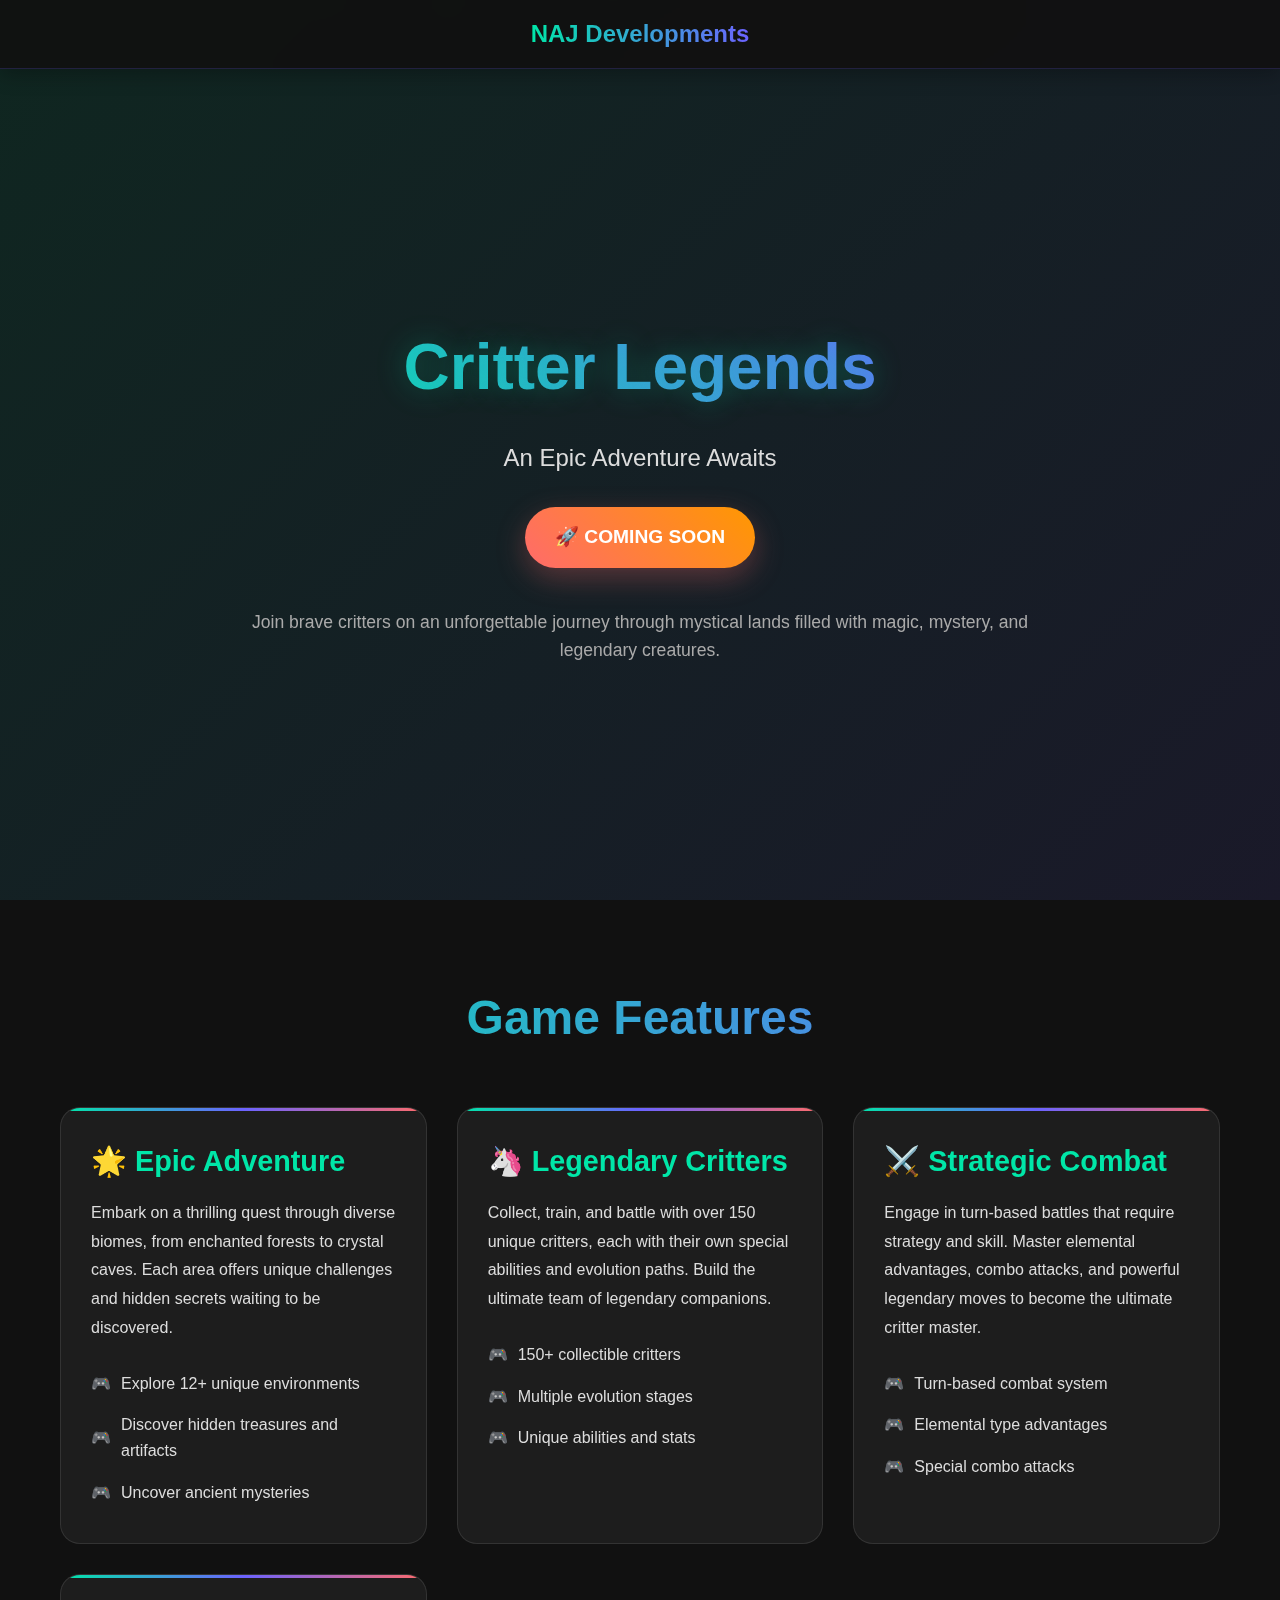
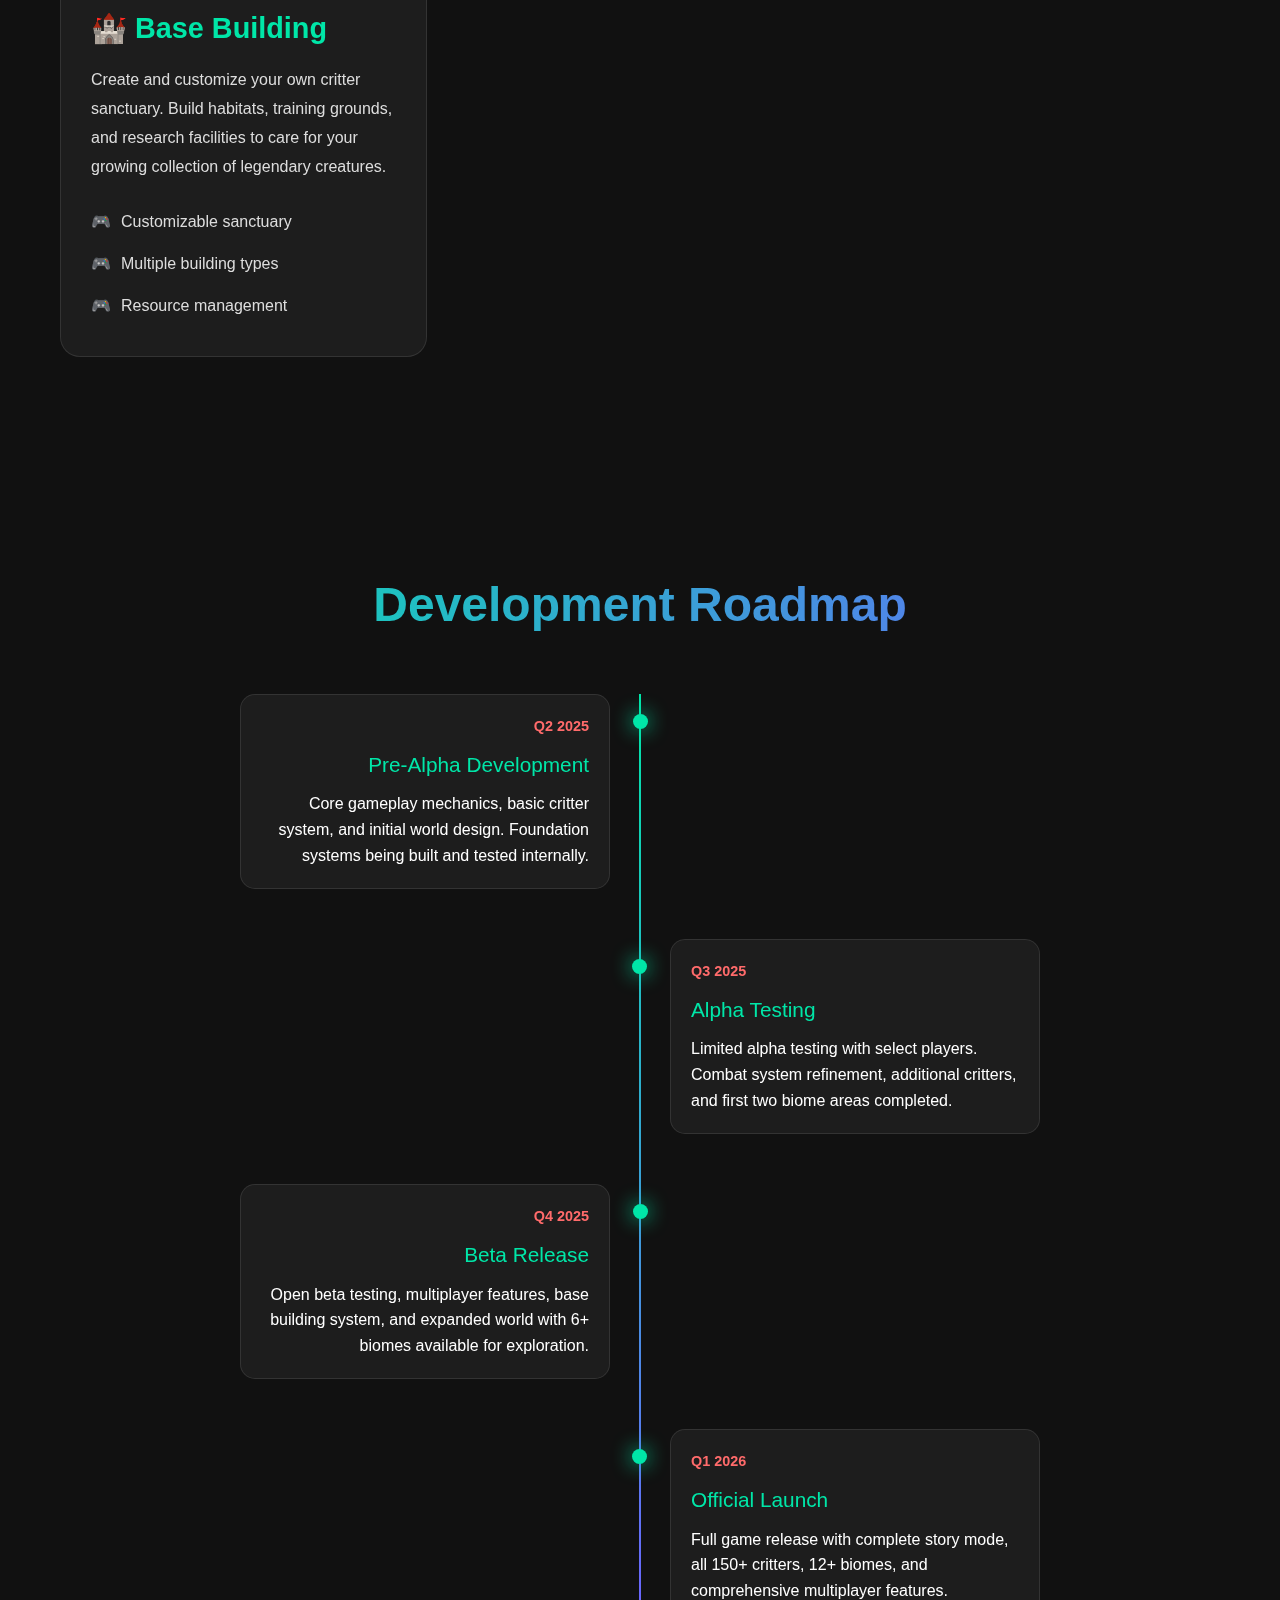
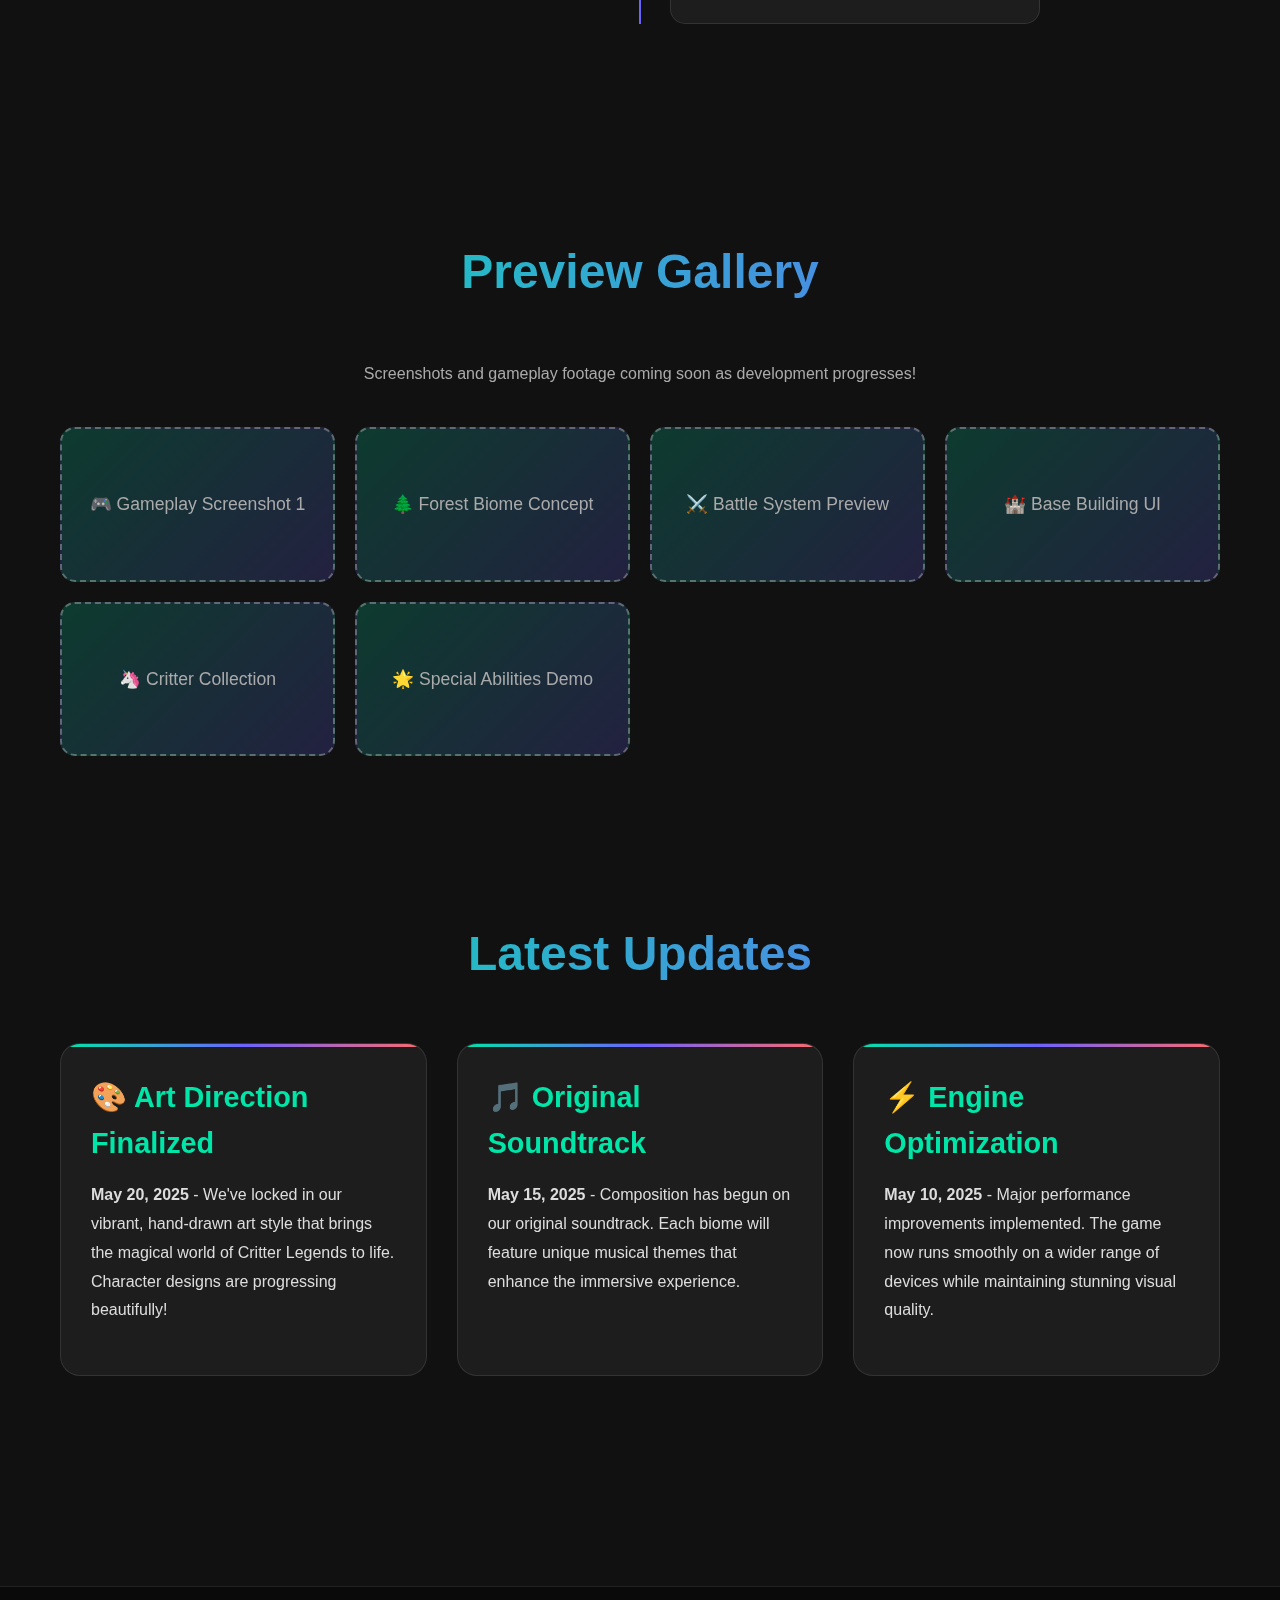
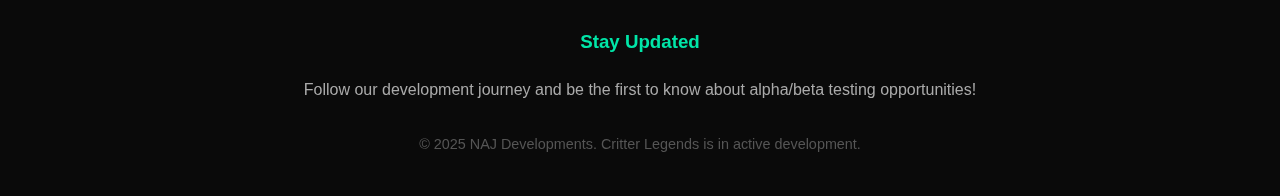
<file: CritterLegends.html>
<!DOCTYPE html>
<html lang="en">
<head>
  <meta charset="UTF-8">
  <meta name="viewport" content="width=device-width, initial-scale=1.0">
  <title>Critter Legends - NAJ Developments</title>
  <link rel="icon" href="https://i.imgur.com/vksyj5W.png" type="image/png">
  <!-- Add meta tags for iOS/Android home screen -->
  <meta name="apple-mobile-web-app-capable" content="yes">
  <meta name="apple-mobile-web-app-status-bar-style" content="black-translucent">
  <meta name="apple-mobile-web-app-title" content="Critter Legends">
  <link rel="apple-touch-icon" href="https://i.imgur.com/vksyj5W.png">
  <meta name="mobile-web-app-capable" content="yes">
  <style>
    /* Base Styles */
    * {
      margin: 0;
      padding: 0;
      box-sizing: border-box;
      font-family: 'Segoe UI', sans-serif;
    }

    :root {
      --primary: #00e6a8;
      --primary-dark: #00b386;
      --secondary: #6c63ff;
      --accent: #ff6b6b;
      --dark: #111;
      --darker: #0a0a0a;
      --light: #f4f4f4;
      --gray: #333;
      --transition: all 0.3s ease;
    }

    body {
      font-family: 'Segoe UI', sans-serif;
      line-height: 1.6;
      background-color: var(--dark);
      color: white;
      overflow-x: hidden;
    }

    /* Top Navigation */
    .top-nav {
      position: fixed;
      top: 0;
      left: 0;
      width: 100%;
      background: rgba(17, 17, 17, 0.95);
      backdrop-filter: blur(10px);
      -webkit-backdrop-filter: blur(10px);
      z-index: 1000;
      padding: 15px 0;
      box-shadow: 0 4px 20px rgba(0, 0, 0, 0.3);
      border-bottom: 1px solid rgba(108, 99, 255, 0.2);
    }

    .nav-container {
      display: flex;
      justify-content: center;
      align-items: center;
      max-width: 1200px;
      margin: 0 auto;
      padding: 0 20px;
    }

    .nav-logo {
      font-size: 1.5rem;
      font-weight: bold;
      background: linear-gradient(to right, var(--primary), var(--secondary));
      -webkit-background-clip: text;
      background-clip: text;
      -webkit-text-fill-color: transparent;
      text-decoration: none;
    }

    .nav-back {
      background: var(--primary);
      color: var(--dark);
      padding: 10px 20px;
      border-radius: 25px;
      text-decoration: none;
      font-weight: bold;
      transition: var(--transition);
      display: none;
    }

    .nav-back:hover {
      background: var(--primary-dark);
      transform: translateY(-2px);
    }

    /* Hero Section */
    .hero-section {
      height: 100vh;
      display: flex;
      justify-content: center;
      align-items: center;
      text-align: center;
      padding: 80px 20px 0;
      position: relative;
      background: linear-gradient(135deg, rgba(0, 230, 168, 0.1) 0%, rgba(108, 99, 255, 0.1) 100%);
    }

    .hero-content {
      max-width: 800px;
      z-index: 1;
      position: relative;
    }

    .game-logo {
      font-size: 4rem;
      margin-bottom: 20px;
      background: linear-gradient(45deg, var(--primary), var(--secondary), var(--accent));
      background-size: 200% auto;
      -webkit-background-clip: text;
      background-clip: text;
      -webkit-text-fill-color: transparent;
      animation: gradientShift 3s ease infinite;
      text-shadow: 0 0 30px rgba(0, 230, 168, 0.3);
    }

    @keyframes gradientShift {
      0% { background-position: 0% 50%; }
      50% { background-position: 100% 50%; }
      100% { background-position: 0% 50%; }
    }

    .hero-subtitle {
      font-size: 1.5rem;
      margin-bottom: 30px;
      color: #ddd;
    }

    .coming-soon-badge {
      display: inline-block;
      background: linear-gradient(45deg, var(--accent), #ff9800);
      color: white;
      padding: 15px 30px;
      border-radius: 50px;
      font-size: 1.2rem;
      font-weight: bold;
      margin-bottom: 40px;
      box-shadow: 0 10px 30px rgba(255, 107, 107, 0.3);
      animation: pulse 2s infinite;
    }

    @keyframes pulse {
      0% { transform: scale(1); box-shadow: 0 10px 30px rgba(255, 107, 107, 0.3); }
      50% { transform: scale(1.05); box-shadow: 0 15px 40px rgba(255, 107, 107, 0.5); }
      100% { transform: scale(1); box-shadow: 0 10px 30px rgba(255, 107, 107, 0.3); }
    }

    /* Content Sections */
    .content-section {
      padding: 80px 20px;
      max-width: 1200px;
      margin: 0 auto;
    }

    .section-title {
      text-align: center;
      font-size: 3rem;
      margin-bottom: 50px;
      background: linear-gradient(to right, var(--primary), var(--secondary));
      -webkit-background-clip: text;
      background-clip: text;
      -webkit-text-fill-color: transparent;
    }

    .game-grid {
      display: grid;
      grid-template-columns: repeat(auto-fit, minmax(300px, 1fr));
      gap: 30px;
      margin-bottom: 50px;
    }

    .game-card {
      background: rgba(255, 255, 255, 0.05);
      border-radius: 20px;
      padding: 30px;
      transition: all 0.5s cubic-bezier(0.175, 0.885, 0.32, 1.275);
      border: 1px solid rgba(255, 255, 255, 0.1);
      position: relative;
      overflow: hidden;
    }

    .game-card::before {
      content: '';
      position: absolute;
      top: 0;
      left: 0;
      width: 100%;
      height: 3px;
      background: linear-gradient(to right, var(--primary), var(--secondary), var(--accent));
    }

    .game-card:hover {
      transform: translateY(-10px);
      box-shadow: 0 20px 40px rgba(0, 0, 0, 0.3);
      border-color: rgba(0, 230, 168, 0.3);
    }

    .game-card h3 {
      font-size: 1.8rem;
      margin-bottom: 15px;
      color: var(--primary);
    }

    .game-card p {
      color: #ddd;
      line-height: 1.8;
      margin-bottom: 20px;
    }

    .feature-list {
      list-style: none;
      margin-top: 20px;
    }

    .feature-list li {
      padding: 8px 0;
      display: flex;
      align-items: center;
      color: #ddd;
    }

    .feature-list li::before {
      content: '🎮';
      margin-right: 10px;
      font-size: 16px;
    }

    /* Update Timeline */
    .timeline {
      position: relative;
      max-width: 800px;
      margin: 0 auto;
    }

    .timeline::before {
      content: '';
      position: absolute;
      left: 50%;
      top: 0;
      bottom: 0;
      width: 2px;
      background: linear-gradient(to bottom, var(--primary), var(--secondary));
      transform: translateX(-50%);
    }

    .timeline-item {
      position: relative;
      margin-bottom: 50px;
      width: 50%;
    }

    .timeline-item:nth-child(odd) {
      left: 0;
      padding-right: 30px;
      text-align: right;
    }

    .timeline-item:nth-child(even) {
      left: 50%;
      padding-left: 30px;
    }

    .timeline-content {
      background: rgba(255, 255, 255, 0.05);
      padding: 20px;
      border-radius: 15px;
      border: 1px solid rgba(255, 255, 255, 0.1);
      position: relative;
    }

    .timeline-item::after {
      content: '';
      position: absolute;
      top: 20px;
      width: 15px;
      height: 15px;
      background: var(--primary);
      border-radius: 50%;
      box-shadow: 0 0 20px var(--primary);
    }

    .timeline-item:nth-child(odd)::after {
      right: -8px;
    }

    .timeline-item:nth-child(even)::after {
      left: -8px;
    }

    .timeline-date {
      font-weight: bold;
      color: var(--accent);
      font-size: 0.9rem;
      margin-bottom: 10px;
    }

    .timeline-title {
      font-size: 1.3rem;
      color: var(--primary);
      margin-bottom: 10px;
    }

    /* Screenshots Gallery */
    .screenshots-grid {
      display: grid;
      grid-template-columns: repeat(auto-fit, minmax(250px, 1fr));
      gap: 20px;
      margin-top: 40px;
    }

    .screenshot-placeholder {
      aspect-ratio: 16/9;
      background: linear-gradient(135deg, rgba(0, 230, 168, 0.2), rgba(108, 99, 255, 0.2));
      border-radius: 15px;
      display: flex;
      align-items: center;
      justify-content: center;
      border: 2px dashed rgba(255, 255, 255, 0.3);
      color: #aaa;
      font-size: 1.1rem;
      transition: var(--transition);
    }

    .screenshot-placeholder:hover {
      border-color: var(--primary);
      color: var(--primary);
    }

    /* Footer */
    footer {
      background: var(--darker);
      padding: 40px 20px;
      text-align: center;
      margin-top: 80px;
      border-top: 1px solid rgba(255, 255, 255, 0.1);
    }

    .footer-content {
      max-width: 1200px;
      margin: 0 auto;
    }

    /* Floating particles */
    .particles {
      position: fixed;
      top: 0;
      left: 0;
      width: 100%;
      height: 100%;
      pointer-events: none;
      z-index: -1;
    }

    .particle {
      position: absolute;
      background: var(--primary);
      border-radius: 50%;
      opacity: 0.1;
      animation: float 6s linear infinite;
    }

    @keyframes float {
      0% {
        transform: translateY(100vh) rotate(0deg);
        opacity: 0;
      }
      10% {
        opacity: 0.1;
      }
      90% {
        opacity: 0.1;
      }
      100% {
        transform: translateY(-100px) rotate(360deg);
        opacity: 0;
      }
    }

    /* Mobile Optimization */
    @media (max-width: 768px) {
      .game-logo {
        font-size: 2.5rem;
      }
      
      .section-title {
        font-size: 2rem;
      }
      
      .timeline::before {
        left: 20px;
      }
      
      .timeline-item {
        width: 100%;
        left: 0 !important;
        padding-left: 50px !important;
        padding-right: 0 !important;
        text-align: left !important;
      }
      
      .timeline-item::after {
        left: 12px !important;
      }
      
      .nav-container {
        flex-direction: column;
        gap: 15px;
      }
      
      .hero-section {
        padding: 120px 20px 40px;
      }
    }
  </style>
</head>
<body>
  <!-- Floating Particles -->
  <div class="particles" id="particles"></div>

  <!-- Top Navigation -->
  <nav class="top-nav">
    <div class="nav-container">
      <a href="/" class="nav-logo">NAJ Developments</a>
    </div>
  </nav>

  <!-- Hero Section -->
  <section class="hero-section">
    <div class="hero-content">
      <h1 class="game-logo">Critter Legends</h1>
      <p class="hero-subtitle">An Epic Adventure Awaits</p>
      <div class="coming-soon-badge">🚀 COMING SOON</div>
      <p style="font-size: 1.1rem; color: #aaa;">Join brave critters on an unforgettable journey through mystical lands filled with magic, mystery, and legendary creatures.</p>
    </div>
  </section>

  <!-- Game Overview -->
  <section class="content-section">
    <h2 class="section-title">Game Features</h2>
    <div class="game-grid">
      <div class="game-card">
        <h3>🌟 Epic Adventure</h3>
        <p>Embark on a thrilling quest through diverse biomes, from enchanted forests to crystal caves. Each area offers unique challenges and hidden secrets waiting to be discovered.</p>
        <ul class="feature-list">
          <li>Explore 12+ unique environments</li>
          <li>Discover hidden treasures and artifacts</li>
          <li>Uncover ancient mysteries</li>
        </ul>
      </div>
      
      <div class="game-card">
        <h3>🦄 Legendary Critters</h3>
        <p>Collect, train, and battle with over 150 unique critters, each with their own special abilities and evolution paths. Build the ultimate team of legendary companions.</p>
        <ul class="feature-list">
          <li>150+ collectible critters</li>
          <li>Multiple evolution stages</li>
          <li>Unique abilities and stats</li>
        </ul>
      </div>
      
      <div class="game-card">
        <h3>⚔️ Strategic Combat</h3>
        <p>Engage in turn-based battles that require strategy and skill. Master elemental advantages, combo attacks, and powerful legendary moves to become the ultimate critter master.</p>
        <ul class="feature-list">
          <li>Turn-based combat system</li>
          <li>Elemental type advantages</li>
          <li>Special combo attacks</li>
        </ul>
      </div>
      
      <div class="game-card">
        <h3>🏰 Base Building</h3>
        <p>Create and customize your own critter sanctuary. Build habitats, training grounds, and research facilities to care for your growing collection of legendary creatures.</p>
        <ul class="feature-list">
          <li>Customizable sanctuary</li>
          <li>Multiple building types</li>
          <li>Resource management</li>
        </ul>
      </div>
    </div>
  </section>

  <!-- Development Timeline -->
  <section class="content-section">
    <h2 class="section-title">Development Roadmap</h2>
    <div class="timeline">
      <div class="timeline-item">
        <div class="timeline-content">
          <div class="timeline-date">Q2 2025</div>
          <div class="timeline-title">Pre-Alpha Development</div>
          <p>Core gameplay mechanics, basic critter system, and initial world design. Foundation systems being built and tested internally.</p>
        </div>
      </div>
      
      <div class="timeline-item">
        <div class="timeline-content">
          <div class="timeline-date">Q3 2025</div>
          <div class="timeline-title">Alpha Testing</div>
          <p>Limited alpha testing with select players. Combat system refinement, additional critters, and first two biome areas completed.</p>
        </div>
      </div>
      
      <div class="timeline-item">
        <div class="timeline-content">
          <div class="timeline-date">Q4 2025</div>
          <div class="timeline-title">Beta Release</div>
          <p>Open beta testing, multiplayer features, base building system, and expanded world with 6+ biomes available for exploration.</p>
        </div>
      </div>
      
      <div class="timeline-item">
        <div class="timeline-content">
          <div class="timeline-date">Q1 2026</div>
          <div class="timeline-title">Official Launch</div>
          <p>Full game release with complete story mode, all 150+ critters, 12+ biomes, and comprehensive multiplayer features.</p>
        </div>
      </div>
    </div>
  </section>

  <!-- Screenshots Preview -->
  <section class="content-section">
    <h2 class="section-title">Preview Gallery</h2>
    <p style="text-align: center; color: #aaa; margin-bottom: 30px;">Screenshots and gameplay footage coming soon as development progresses!</p>
    <div class="screenshots-grid">
      <div class="screenshot-placeholder">🎮 Gameplay Screenshot 1</div>
      <div class="screenshot-placeholder">🌲 Forest Biome Concept</div>
      <div class="screenshot-placeholder">⚔️ Battle System Preview</div>
      <div class="screenshot-placeholder">🏰 Base Building UI</div>
      <div class="screenshot-placeholder">🦄 Critter Collection</div>
      <div class="screenshot-placeholder">🌟 Special Abilities Demo</div>
    </div>
  </section>

  <!-- Updates Section -->
  <section class="content-section">
    <h2 class="section-title">Latest Updates</h2>
    <div class="game-grid">
      <div class="game-card">
        <h3>🎨 Art Direction Finalized</h3>
        <p><strong>May 20, 2025</strong> - We've locked in our vibrant, hand-drawn art style that brings the magical world of Critter Legends to life. Character designs are progressing beautifully!</p>
      </div>
      
      <div class="game-card">
        <h3>🎵 Original Soundtrack</h3>
        <p><strong>May 15, 2025</strong> - Composition has begun on our original soundtrack. Each biome will feature unique musical themes that enhance the immersive experience.</p>
      </div>
      
      <div class="game-card">
        <h3>⚡ Engine Optimization</h3>
        <p><strong>May 10, 2025</strong> - Major performance improvements implemented. The game now runs smoothly on a wider range of devices while maintaining stunning visual quality.</p>
      </div>
    </div>
  </section>

  <!-- Footer -->
  <footer>
    <div class="footer-content">
      <h3 style="margin-bottom: 20px; color: var(--primary);">Stay Updated</h3>
      <p style="color: #aaa; margin-bottom: 30px;">Follow our development journey and be the first to know about alpha/beta testing opportunities!</p>
      <p style="color: #555; font-size: 0.9rem;">&copy; 2025 NAJ Developments. Critter Legends is in active development.</p>
    </div>
  </footer>

  <script>
    // Create floating particles
    function createParticles() {
      const particles = document.getElementById('particles');
      
      for (let i = 0; i < 15; i++) {
        const particle = document.createElement('div');
        particle.classList.add('particle');
        
        // Random size
        const size = Math.random() * 4 + 2;
        particle.style.width = size + 'px';
        particle.style.height = size + 'px';
        
        // Random position
        particle.style.left = Math.random() * 100 + '%';
        
        // Random animation delay
        particle.style.animationDelay = Math.random() * 6 + 's';
        
        // Random animation duration
        particle.style.animationDuration = (Math.random() * 8 + 6) + 's';
        
        particles.appendChild(particle);
      }
    }

    // Initialize particles when page loads
    document.addEventListener('DOMContentLoaded', function() {
      createParticles();
      
      // Add smooth scrolling for any internal links
      document.querySelectorAll('a[href^="#"]').forEach(anchor => {
        anchor.addEventListener('click', function (e) {
          e.preventDefault();
          const target = document.querySelector(this.getAttribute('href'));
          if (target) {
            target.scrollIntoView({
              behavior: 'smooth',
              block: 'start'
            });
          }
        });
      });
    });

    // Add scroll animations
    function handleScrollAnimations() {
      const cards = document.querySelectorAll('.game-card, .timeline-item');
      
      cards.forEach(card => {
        const rect = card.getBoundingClientRect();
        const isVisible = rect.top < window.innerHeight * 0.8;
        
        if (isVisible && !card.classList.contains('animated')) {
          card.style.opacity = '0';
          card.style.transform = 'translateY(30px)';
          card.style.transition = 'all 0.6s ease';
          
          setTimeout(() => {
            card.style.opacity = '1';
            card.style.transform = 'translateY(0)';
          }, 100);
          
          card.classList.add('animated');
        }
      });
    }

    window.addEventListener('scroll', handleScrollAnimations);
    document.addEventListener('DOMContentLoaded', handleScrollAnimations);
  </script>
</body>
</html>
</file>
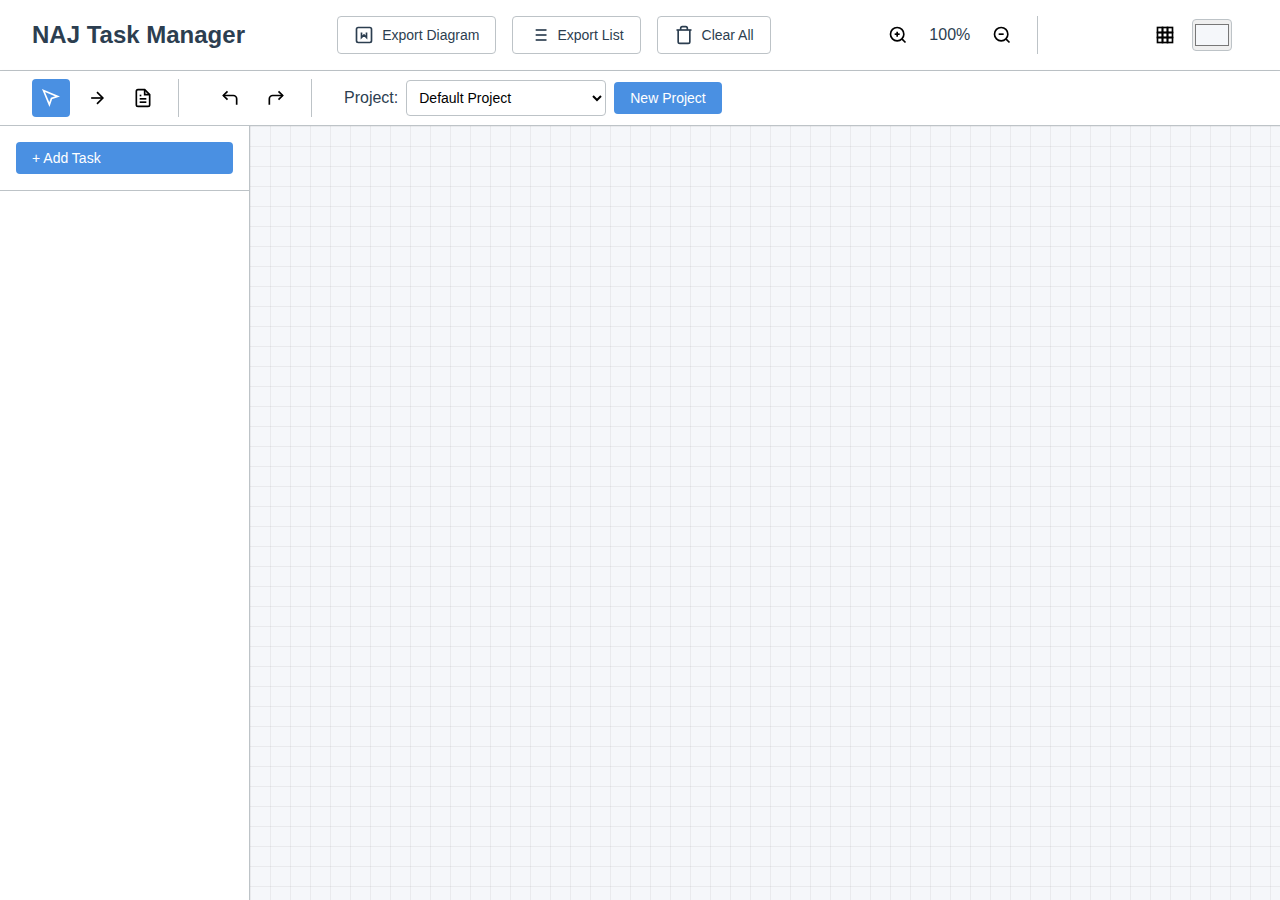
<file: taskmanager.html>
<!DOCTYPE html>
<html lang="en">
<head>
  <meta charset="UTF-8">
  <meta name="viewport" content="width=device-width, initial-scale=1.0">
  <title>NAJ Task Manager</title>
  
  <!-- Browser Icon -->
  <link rel="icon" href="https://i.imgur.com/vksyj5W.png" type="image/png">
  
  <!-- For Apple devices -->
  <meta name="apple-mobile-web-app-capable" content="yes">
  <meta name="apple-mobile-web-app-status-bar-style" content="black-translucent">
  <meta name="apple-mobile-web-app-title" content="NAJ Developments">
  <link rel="apple-touch-icon" href="https://i.imgur.com/vksyj5W.png">
  
  <!-- For Android -->
  <meta name="mobile-web-app-capable" content="yes">
  <link rel="manifest" href='data:application/manifest+json,{"name":"NAJ Developments","short_name":"NAJ","icons":[{"src":"https://i.imgur.com/vksyj5W.png","sizes":"192x192","type":"image/png"}],"start_url":"/","display":"standalone"}'>
  
  <style>
    * {
      margin: 0;
      padding: 0;
      box-sizing: border-box;
    }

    :root {
      --primary: #4a90e2;
      --primary-hover: #357abd;
      --secondary: #5cb85c;
      --danger: #d9534f;
      --warning: #f0ad4e;
      --dark: #2c3e50;
      --darker: #1a252f;
      --light: #ecf0f1;
      --border: #bdc3c7;
      --shadow: rgba(0, 0, 0, 0.1);
    }

    body {
      font-family: -apple-system, BlinkMacSystemFont, 'Segoe UI', Roboto, sans-serif;
      background: #f5f7fa;
      color: var(--dark);
      height: 100vh;
      display: flex;
      flex-direction: column;
      overflow: hidden;
    }

    /* Header */
    .header {
      background: white;
      border-bottom: 1px solid var(--border);
      padding: 1rem 2rem;
      display: flex;
      justify-content: space-between;
      align-items: center;
      box-shadow: 0 2px 4px var(--shadow);
    }

    .header h1 {
      font-size: 1.5rem;
      color: var(--dark);
      font-weight: 600;
    }

    .header-actions {
      display: flex;
      gap: 1rem;
    }

    .btn {
      padding: 0.5rem 1rem;
      border: none;
      border-radius: 4px;
      cursor: pointer;
      font-size: 14px;
      transition: all 0.3s ease;
      display: inline-flex;
      align-items: center;
      gap: 0.5rem;
    }

    .btn-primary {
      background: var(--primary);
      color: white;
    }

    .btn-primary:hover {
      background: var(--primary-hover);
    }

    .btn-secondary {
      background: white;
      color: var(--dark);
      border: 1px solid var(--border);
    }

    .btn-secondary:hover {
      background: var(--light);
    }

    .btn-danger {
      background: var(--danger);
      color: white;
    }

    .btn-danger:hover {
      background: #c9302c;
    }

    /* Main Layout */
    .main-container {
      display: flex;
      flex: 1;
      overflow: hidden;
    }

    /* Sidebar */
    .sidebar {
      width: 250px;
      background: white;
      border-right: 1px solid var(--border);
      display: flex;
      flex-direction: column;
      box-shadow: 2px 0 4px var(--shadow);
    }

    .sidebar-header {
      padding: 1rem;
      border-bottom: 1px solid var(--border);
    }

    .project-list {
      flex: 1;
      overflow-y: auto;
      padding: 1rem;
    }

    .project-item {
      padding: 0.75rem;
      margin-bottom: 0.5rem;
      border-radius: 4px;
      cursor: pointer;
      transition: all 0.3s ease;
      display: flex;
      justify-content: space-between;
      align-items: center;
    }

    .project-item:hover {
      background: var(--light);
    }

    .project-item.active {
      background: var(--primary);
      color: white;
    }

    .project-name {
      flex: 1;
      white-space: nowrap;
      overflow: hidden;
      text-overflow: ellipsis;
    }

    .project-count {
      font-size: 12px;
      background: rgba(0, 0, 0, 0.1);
      padding: 2px 6px;
      border-radius: 12px;
    }

    /* Canvas Area */
    .canvas-area {
      flex: 1;
      position: relative;
      overflow: auto;
      background: #f5f7fa;
      background-image: 
        linear-gradient(rgba(0, 0, 0, 0.05) 1px, transparent 1px),
        linear-gradient(90deg, rgba(0, 0, 0, 0.05) 1px, transparent 1px);
      background-size: 20px 20px;
    }

    .canvas {
      position: relative;
      width: 2000px;
      height: 2000px;
    }

    /* Task Cards */
    .task-card {
      position: absolute;
      background: white;
      border-radius: 8px;
      box-shadow: 0 2px 8px var(--shadow);
      min-width: 200px;
      max-width: none;
      width: 250px;
      height: auto;
      cursor: move;
      transition: transform 0.2s ease, box-shadow 0.2s ease;
      user-select: none;
      border: 2px solid #4a90e2;
      overflow: hidden;
      resize: both;
      min-height: 120px;
    }

    .task-card:hover {
      box-shadow: 0 4px 16px rgba(0, 0, 0, 0.15);
    }

    .task-card.dragging {
      opacity: 0.8;
      cursor: grabbing;
      z-index: 1000;
      resize: none;
    }

    .task-card.selected {
      box-shadow: 0 0 0 3px var(--primary);
    }

    .task-card.resizing {
      cursor: nw-resize;
    }

    .task-header {
      padding: 1rem;
      border-bottom: 1px solid var(--border);
      background: var(--light);
      border-radius: 6px 6px 0 0;
      display: flex;
      justify-content: space-between;
      align-items: center;
    }

    .task-status {
      width: 8px;
      height: 8px;
      border-radius: 50%;
      margin-right: 0.5rem;
    }

    .status-pending { background: var(--warning); }
    .status-progress { background: var(--primary); }
    .status-complete { background: var(--secondary); }

    .task-title {
      font-weight: 600;
      color: var(--dark);
      flex: 1;
      word-wrap: break-word;
      overflow-wrap: break-word;
      hyphens: auto;
      line-height: 1.3;
    }

    .task-actions {
      display: flex;
      gap: 0.5rem;
    }

    .task-action {
      background: none;
      border: none;
      cursor: pointer;
      color: var(--dark);
      padding: 0.25rem;
      border-radius: 4px;
      transition: background 0.2s ease;
    }

    .task-action:hover {
      background: rgba(0, 0, 0, 0.1);
    }

    .task-body {
      padding: 1rem;
      overflow: hidden;
      word-wrap: break-word;
      height: calc(100% - 60px);
      box-sizing: border-box;
    }

    .task-description {
      color: #666;
      font-size: 14px;
      margin-bottom: 1rem;
      line-height: 1.5;
      word-wrap: break-word;
      overflow-wrap: break-word;
      hyphens: auto;
      overflow: hidden;
      display: -webkit-box;
      -webkit-line-clamp: 3;
      -webkit-box-orient: vertical;
    }

    .task-description.expanded {
      -webkit-line-clamp: unset;
      overflow: visible;
      display: block;
    }

    .task-meta {
      display: flex;
      gap: 1rem;
      font-size: 12px;
      color: #999;
    }

    .task-subtasks {
      margin-top: 1rem;
      padding-top: 1rem;
      border-top: 1px solid var(--border);
      max-height: 150px;
      overflow-y: auto;
    }

    .subtask {
      display: flex;
      align-items: center;
      gap: 0.5rem;
      padding: 0.25rem 0;
      font-size: 14px;
    }

    .subtask input[type="checkbox"] {
      cursor: pointer;
    }

    .subtask.completed label {
      text-decoration: line-through;
      color: #999;
    }

    /* Connection Lines */
    .connection {
      position: absolute;
      pointer-events: none;
      z-index: 1;
    }

    .connection-line {
      stroke: var(--primary);
      stroke-width: 2;
      fill: none;
      opacity: 0.6;
    }

    .connection-arrow {
      fill: var(--primary);
      opacity: 0.6;
    }

    /* Properties Panel */
    .properties-panel {
      width: 300px;
      background: white;
      border-left: 1px solid var(--border);
      padding: 1.5rem;
      overflow-y: auto;
      display: none;
    }

    .properties-panel.active {
      display: block;
    }

    .property-group {
      margin-bottom: 1.5rem;
    }

    .property-label {
      font-size: 12px;
      font-weight: 600;
      color: #666;
      text-transform: uppercase;
      margin-bottom: 0.5rem;
    }

    .property-input {
      width: 100%;
      padding: 0.5rem;
      border: 1px solid var(--border);
      border-radius: 4px;
      font-size: 14px;
      transition: border-color 0.3s ease;
    }

    .property-input:focus {
      outline: none;
      border-color: var(--primary);
    }

    .property-textarea {
      min-height: 80px;
      resize: vertical;
    }

    .property-select {
      width: 100%;
      padding: 0.5rem;
      border: 1px solid var(--border);
      border-radius: 4px;
      font-size: 14px;
      background: white;
      cursor: pointer;
    }

    /* Modals */
    .modal {
      display: none;
      position: fixed;
      top: 0;
      left: 0;
      width: 100%;
      height: 100%;
      background: rgba(0, 0, 0, 0.5);
      z-index: 2000;
      align-items: center;
      justify-content: center;
    }

    .modal.active {
      display: flex;
    }

    .modal-content {
      background: white;
      border-radius: 8px;
      padding: 2rem;
      max-width: 500px;
      width: 90%;
      max-height: 80vh;
      overflow-y: auto;
      box-shadow: 0 4px 20px rgba(0, 0, 0, 0.15);
    }

    .modal-header {
      font-size: 1.25rem;
      font-weight: 600;
      margin-bottom: 1rem;
      color: var(--dark);
    }

    .modal-body {
      margin-bottom: 1.5rem;
    }

    .modal-footer {
      display: flex;
      justify-content: flex-end;
      gap: 1rem;
    }

    /* Context Menu */
    .context-menu {
      position: fixed;
      background: white;
      border: 1px solid var(--border);
      border-radius: 4px;
      box-shadow: 0 2px 10px var(--shadow);
      display: none;
      z-index: 1500;
      min-width: 150px;
    }

    .context-menu.active {
      display: block;
    }

    .context-item {
      padding: 0.5rem 1rem;
      cursor: pointer;
      transition: background 0.2s ease;
      font-size: 14px;
    }

    .context-item:hover {
      background: var(--light);
    }

    .context-divider {
      height: 1px;
      background: var(--border);
      margin: 0.25rem 0;
    }

    /* Toolbar */
    .toolbar {
      background: white;
      border-bottom: 1px solid var(--border);
      padding: 0.5rem 1rem;
      display: flex;
      align-items: center;
      gap: 1rem;
      box-shadow: 0 2px 4px var(--shadow);
    }

    .tool-group {
      display: flex;
      align-items: center;
      gap: 0.5rem;
      padding: 0 1rem;
      border-right: 1px solid var(--border);
    }

    .tool-group:last-child {
      border-right: none;
    }

    .tool-btn {
      background: none;
      border: 1px solid transparent;
      padding: 0.5rem;
      cursor: pointer;
      border-radius: 4px;
      transition: all 0.2s ease;
      display: flex;
      align-items: center;
      justify-content: center;
    }

    .tool-btn:hover {
      background: var(--light);
    }

    .tool-btn.active {
      background: var(--primary);
      color: white;
    }

    /* Icons */
    .icon {
      width: 20px;
      height: 20px;
    }

    /* Notifications */
    .notification {
      position: fixed;
      bottom: 2rem;
      right: 2rem;
      background: var(--dark);
      color: white;
      padding: 1rem 1.5rem;
      border-radius: 4px;
      box-shadow: 0 4px 12px rgba(0, 0, 0, 0.15);
      transform: translateY(100px);
      opacity: 0;
      transition: all 0.3s ease;
      z-index: 3000;
    }

    .notification.show {
      transform: translateY(0);
      opacity: 1;
    }

    /* Text Boxes */
    .text-box {
      position: absolute;
      background: transparent;
      border: 1px dashed transparent;
      border-radius: 4px;
      padding: 0.5rem;
      cursor: move;
      transition: all 0.2s ease;
      user-select: none;
      min-width: 100px;
      font-family: inherit;
    }

    .text-box:hover {
      border-color: var(--primary);
      background: rgba(74, 144, 226, 0.05);
    }

    .text-box.selected {
      border-color: var(--primary);
      background: rgba(74, 144, 226, 0.1);
      box-shadow: 0 0 0 2px var(--primary);
    }

    .text-box.dragging {
      opacity: 0.8;
      cursor: grabbing;
      z-index: 1000;
    }

    .text-content {
      color: var(--dark);
      font-size: 14px;
      line-height: 1.4;
      word-wrap: break-word;
      outline: none;
      background: transparent;
      border: none;
      resize: none;
      width: 100%;
      min-height: 20px;
    }

    .text-content:focus {
      outline: none;
    }
    /* Responsive */
    @media (max-width: 768px) {
      .sidebar {
        width: 200px;
      }
      
      .properties-panel {
        width: 250px;
      }
    }
  </style>
</head>
<body>
  <!-- Header -->
  <header class="header">
    <h1>NAJ Task Manager</h1>
    <div class="header-actions">
      <button class="btn btn-secondary" onclick="taskManager.exportDiagram()">
        <svg class="icon" viewBox="0 0 24 24" fill="none" stroke="currentColor" stroke-width="2">
          <rect x="3" y="3" width="18" height="18" rx="2" ry="2"></rect>
          <polyline points="9 9 9 15 12 12 15 15 15 9"></polyline>
        </svg>
        Export Diagram
      </button>
      <button class="btn btn-secondary" onclick="taskManager.exportList()">
        <svg class="icon" viewBox="0 0 24 24" fill="none" stroke="currentColor" stroke-width="2">
          <line x1="8" y1="6" x2="21" y2="6"></line>
          <line x1="8" y1="12" x2="21" y2="12"></line>
          <line x1="8" y1="18" x2="21" y2="18"></line>
          <line x1="3" y1="6" x2="3.01" y2="6"></line>
          <line x1="3" y1="12" x2="3.01" y2="12"></line>
          <line x1="3" y1="18" x2="3.01" y2="18"></line>
        </svg>
        Export List
      </button>
      <button class="btn btn-secondary" onclick="taskManager.clearAll()">
        <svg class="icon" viewBox="0 0 24 24" fill="none" stroke="currentColor" stroke-width="2">
          <path d="M3 6h18"></path>
          <path d="M19 6v14a2 2 0 0 1-2 2H7a2 2 0 0 1-2-2V6m3 0V4a2 2 0 0 1 2-2h4a2 2 0 0 1 2 2v2"></path>
        </svg>
        Clear All
      </button>
    </div>
    <div class="tool-group">
      <button class="tool-btn" onclick="taskManager.zoomIn()" title="Zoom In">
        <svg class="icon" viewBox="0 0 24 24" fill="none" stroke="currentColor" stroke-width="2">
          <circle cx="11" cy="11" r="8"></circle>
          <path d="m21 21-4.35-4.35"></path>
          <line x1="11" y1="8" x2="11" y2="14"></line>
          <line x1="8" y1="11" x2="14" y2="11"></line>
        </svg>
      </button>
      <span id="zoomLevel" style="min-width: 50px; text-align: center;">100%</span>
      <button class="tool-btn" onclick="taskManager.zoomOut()" title="Zoom Out">
        <svg class="icon" viewBox="0 0 24 24" fill="none" stroke="currentColor" stroke-width="2">
          <circle cx="11" cy="11" r="8"></circle>
          <path d="m21 21-4.35-4.35"></path>
          <line x1="8" y1="11" x2="14" y2="11"></line>
        </svg>
      </button>
    </div>
    <div class="tool-group">
      <button class="tool-btn" onclick="taskManager.toggleGrid()" title="Toggle Grid">
        <svg class="icon" viewBox="0 0 24 24" fill="none" stroke="currentColor" stroke-width="2">
          <rect x="3" y="3" width="6" height="6"></rect>
          <rect x="9" y="3" width="6" height="6"></rect>
          <rect x="15" y="3" width="6" height="6"></rect>
          <rect x="3" y="9" width="6" height="6"></rect>
          <rect x="9" y="9" width="6" height="6"></rect>
          <rect x="15" y="9" width="6" height="6"></rect>
          <rect x="3" y="15" width="6" height="6"></rect>
          <rect x="9" y="15" width="6" height="6"></rect>
          <rect x="15" y="15" width="6" height="6"></rect>
        </svg>
      </button>
      <input type="color" id="bgColorPicker" value="#f5f7fa" title="Background Color" style="width: 40px; height: 32px; border: 1px solid var(--border); border-radius: 4px; cursor: pointer;" onchange="taskManager.changeBackgroundColor(this.value)">
    </div>
  </header>

  <!-- Toolbar -->
  <div class="toolbar">
    <div class="tool-group">
      <button class="tool-btn active" onclick="taskManager.setTool('select')" title="Select">
        <svg class="icon" viewBox="0 0 24 24" fill="none" stroke="currentColor" stroke-width="2">
          <path d="M3 3l7.07 16.97 2.51-7.39 7.39-2.51L3 3z"></path>
        </svg>
      </button>
      <button class="tool-btn" onclick="taskManager.setTool('connect')" title="Connect Tasks">
        <svg class="icon" viewBox="0 0 24 24" fill="none" stroke="currentColor" stroke-width="2">
          <line x1="5" y1="12" x2="19" y2="12"></line>
          <polyline points="12 5 19 12 12 19"></polyline>
        </svg>
      </button>
      <button class="tool-btn" onclick="taskManager.setTool('textbox')" title="Add Text Box">
        <svg class="icon" viewBox="0 0 24 24" fill="none" stroke="currentColor" stroke-width="2">
          <path d="M14 2H6a2 2 0 0 0-2 2v16a2 2 0 0 0 2 2h12a2 2 0 0 0 2-2V8z"></path>
          <polyline points="14,2 14,8 20,8"></polyline>
          <line x1="16" y1="13" x2="8" y2="13"></line>
          <line x1="16" y1="17" x2="8" y2="17"></line>
          <polyline points="10,9 9,9 8,9"></polyline>
        </svg>
      </button>
    </div>
    <div class="tool-group">
      <button class="tool-btn" onclick="taskManager.undo()" title="Undo">
        <svg class="icon" viewBox="0 0 24 24" fill="none" stroke="currentColor" stroke-width="2">
          <polyline points="9 14 4 9 9 4"></polyline>
          <path d="M20 20v-7a4 4 0 0 0-4-4H4"></path>
        </svg>
      </button>
      <button class="tool-btn" onclick="taskManager.redo()" title="Redo">
        <svg class="icon" viewBox="0 0 24 24" fill="none" stroke="currentColor" stroke-width="2">
          <polyline points="15 14 20 9 15 4"></polyline>
          <path d="M4 20v-7a4 4 0 0 1 4-4h12"></path>
        </svg>
      </button>
    </div>
    <div class="tool-group">
      <span>Project:</span>
      <select id="projectSelector" class="property-select" style="width: 200px;" onchange="taskManager.switchProject(this.value)">
        <option value="default">Default Project</option>
      </select>
      <button class="btn btn-primary" onclick="taskManager.createProject()">New Project</button>
    </div>
  </div>

  <!-- Main Container -->
  <div class="main-container">
    <!-- Sidebar -->
    <aside class="sidebar">
      <div class="sidebar-header">
        <button class="btn btn-primary" style="width: 100%;" onclick="taskManager.createTask()">
          + Add Task
        </button>
      </div>
      <div class="project-list" id="taskList">
        <!-- Tasks will be listed here -->
      </div>
    </aside>

    <!-- Canvas Area -->
    <div class="canvas-area" id="canvasArea">
      <div class="canvas" id="canvas">
        <svg id="connectionSvg" style="position: absolute; top: 0; left: 0; width: 100%; height: 100%; pointer-events: none;">
          <!-- Connections will be drawn here -->
        </svg>
        <!-- Task cards will be added here -->
      </div>
    </div>

    <!-- Properties Panel -->
    <aside class="properties-panel" id="propertiesPanel">
      <h3>Task Properties</h3>
      <div class="property-group">
        <label class="property-label">Title</label>
        <input type="text" class="property-input" id="taskTitleInput" placeholder="Task title">
      </div>
      <div class="property-group">
        <label class="property-label">Description</label>
        <textarea class="property-input property-textarea" id="taskDescInput" placeholder="Task description"></textarea>
      </div>
      <div class="property-group">
        <label class="property-label">Status</label>
        <select class="property-select" id="taskStatusInput">
          <option value="pending">Pending</option>
          <option value="progress">In Progress</option>
          <option value="complete">Complete</option>
        </select>
      </div>
      <div class="property-group">
        <label class="property-label">Due Date</label>
        <input type="date" class="property-input" id="taskDueInput">
      </div>
      <div class="property-group">
        <label class="property-label">Subtasks</label>
        <div id="subtasksList"></div>
        <button class="btn btn-secondary" style="margin-top: 0.5rem;" onclick="taskManager.addSubtask()">
          + Add Subtask
        </button>
      </div>
      <div class="property-group">
        <label class="property-label">Appearance</label>
        <div style="display: flex; gap: 0.5rem; margin-bottom: 0.5rem;">
          <div style="flex: 1;">
            <label style="font-size: 12px; color: #666;">Fill Color</label>
            <input type="color" class="property-input" id="taskFillColor" value="#ffffff" onchange="taskManager.updateTaskStyle('backgroundColor', this.value)">
          </div>
          <div style="flex: 1;">
            <label style="font-size: 12px; color: #666;">Border Color</label>
            <input type="color" class="property-input" id="taskBorderColor" value="#4a90e2" onchange="taskManager.updateTaskStyle('borderColor', this.value)">
          </div>
        </div>
        <div style="display: flex; gap: 0.5rem;">
          <div style="flex: 1;">
            <label style="font-size: 12px; color: #666;">Width</label>
            <input type="number" class="property-input" id="taskWidth" value="250" min="150" max="500" onchange="taskManager.updateTaskStyle('width', this.value + 'px')">
          </div>
          <div style="flex: 1;">
            <label style="font-size: 12px; color: #666;">Height</label>
            <select class="property-select" id="taskHeight" onchange="taskManager.updateTaskStyle('height', this.value)">
              <option value="auto">Auto</option>
              <option value="150px">Small</option>
              <option value="200px">Medium</option>
              <option value="300px">Large</option>
            </select>
          </div>
        </div>
      </div>
      <div class="property-group">
        <button class="btn btn-danger" onclick="taskManager.deleteSelectedTask()">Delete Task</button>
      </div>
    </aside>
  </div>

  <!-- Context Menu -->
  <div class="context-menu" id="contextMenu">
    <div class="context-item" onclick="taskManager.contextAction('add')">Add Task</div>
    <div class="context-divider"></div>
    <div class="context-item" onclick="taskManager.contextAction('edit')">Edit Task</div>
    <div class="context-item" onclick="taskManager.contextAction('duplicate')">Duplicate</div>
    <div class="context-divider"></div>
    <div class="context-item" onclick="taskManager.contextAction('connect')">Connect To...</div>
    <div class="context-item" onclick="taskManager.contextAction('disconnect')">Remove Connections</div>
    <div class="context-divider"></div>
    <div class="context-item" onclick="taskManager.contextAction('delete')">Delete</div>
  </div>

  <!-- Notification -->
  <div class="notification" id="notification"></div>

  <script>
    class TaskManager {
      constructor() {
        this.currentProject = 'default';
        this.projects = {
          default: {
            name: 'Default Project',
            tasks: {},
            textBoxes: {},
            connections: []
          }
        };
        this.selectedTask = null;
        this.selectedTextBox = null;
        this.currentTool = 'select';
        this.draggedTask = null;
        this.connectionStart = null;
        this.undoStack = [];
        this.redoStack = [];
        this.taskIdCounter = 0;
        this.textBoxIdCounter = 0;
        this.zoom = 1;
        this.gridVisible = true;
        this.backgroundColor = '#f5f7fa';
        
        this.init();
      }

      init() {
        // Load saved data
        this.loadFromLocalStorage();
        
        // Set up event listeners
        this.setupEventListeners();
        
        // Render initial state
        this.renderTasks();
        this.updateProjectSelector();
        
        // Save state for undo
        this.saveState();
      }

      setupEventListeners() {
        const canvas = document.getElementById('canvas');
        const canvasArea = document.getElementById('canvasArea');
        
        // Canvas click events
        canvas.addEventListener('click', (e) => this.handleCanvasClick(e));
        canvas.addEventListener('contextmenu', (e) => this.handleContextMenu(e));
        
        // Mouse wheel zoom
        canvasArea.addEventListener('wheel', (e) => {
          if (e.ctrlKey || e.metaKey) {
            e.preventDefault();
            const delta = e.deltaY > 0 ? -0.1 : 0.1;
            this.setZoom(this.zoom + delta);
          }
        });
        
        // Property inputs
        document.getElementById('taskTitleInput').addEventListener('input', (e) => this.updateTaskProperty('title', e.target.value));
        document.getElementById('taskDescInput').addEventListener('input', (e) => this.updateTaskProperty('description', e.target.value));
        document.getElementById('taskStatusInput').addEventListener('change', (e) => this.updateTaskProperty('status', e.target.value));
        document.getElementById('taskDueInput').addEventListener('change', (e) => this.updateTaskProperty('dueDate', e.target.value));
        
        // Hide context menu on click
        document.addEventListener('click', () => {
          document.getElementById('contextMenu').classList.remove('active');
        });
        
        // Keyboard shortcuts
        document.addEventListener('keydown', (e) => {
          if (e.ctrlKey || e.metaKey) {
            switch(e.key) {
              case 'z':
                e.preventDefault();
                this.undo();
                break;
              case 'y':
                e.preventDefault();
                this.redo();
                break;
              case 's':
                e.preventDefault();
                this.saveToLocalStorage();
                this.showNotification('Project saved');
                break;
              case '=':
              case '+':
                e.preventDefault();
                this.zoomIn();
                break;
              case '-':
                e.preventDefault();
                this.zoomOut();
                break;
            }
          } else if (e.key === 'Delete' && this.selectedTask) {
            this.deleteSelectedTask();
          }
        });
      }

      handleCanvasClick(e) {
        if (e.target.id === 'canvas') {
          if (this.currentTool === 'textbox') {
            const rect = e.target.getBoundingClientRect();
            const x = (e.clientX - rect.left + e.target.parentElement.scrollLeft) / this.zoom;
            const y = (e.clientY - rect.top + e.target.parentElement.scrollTop) / this.zoom;
            this.createTextBox(x, y);
          } else {
            this.selectTask(null);
            this.selectTextBox(null);
          }
        }
      }

      handleContextMenu(e) {
        e.preventDefault();
        const taskCard = e.target.closest('.task-card');
        const textBox = e.target.closest('.text-box');
        
        if (taskCard) {
          this.showContextMenu(e.clientX, e.clientY, taskCard.dataset.taskId, 'task');
        } else if (textBox) {
          this.showContextMenu(e.clientX, e.clientY, textBox.dataset.textboxId, 'textbox');
        } else if (e.target.id === 'canvas') {
          // Show context menu for canvas
          this.showCanvasContextMenu(e.clientX, e.clientY, e);
        }
      }

      showCanvasContextMenu(x, y, e) {
        const menu = document.getElementById('contextMenu');
        menu.innerHTML = `
          <div class="context-item" onclick="taskManager.contextAction('add')">Add Task Here</div>
          <div class="context-item" onclick="taskManager.contextAction('addTextBox')">Add Text Box Here</div>
          <div class="context-divider"></div>
          <div class="context-item" onclick="taskManager.toggleGrid()">Toggle Grid</div>
          <div class="context-item" onclick="taskManager.promptBackgroundColor()">Change Background Color</div>
        `;
        
        const rect = e.target.getBoundingClientRect();
        const canvasX = (e.clientX - rect.left + e.target.parentElement.scrollLeft) / this.zoom;
        const canvasY = (e.clientY - rect.top + e.target.parentElement.scrollTop) / this.zoom;
        
        menu.style.left = `${x}px`;
        menu.style.top = `${y}px`;
        menu.classList.add('active');
        menu.dataset.canvasX = canvasX;
        menu.dataset.canvasY = canvasY;
        menu.dataset.isCanvas = 'true';
      }

      showContextMenu(x, y, itemId, type = 'task') {
        const menu = document.getElementById('contextMenu');
        
        if (type === 'task') {
          menu.innerHTML = `
            <div class="context-item" onclick="taskManager.contextAction('edit')">Edit Task</div>
            <div class="context-item" onclick="taskManager.contextAction('duplicate')">Duplicate</div>
            <div class="context-divider"></div>
            <div class="context-item" onclick="taskManager.contextAction('connect')">Connect To...</div>
            <div class="context-item" onclick="taskManager.contextAction('disconnect')">Remove Connections</div>
            <div class="context-divider"></div>
            <div class="context-item" onclick="taskManager.contextAction('delete')">Delete</div>
          `;
        } else if (type === 'textbox') {
          menu.innerHTML = `
            <div class="context-item" onclick="taskManager.contextAction('editText')">Edit Text</div>
            <div class="context-item" onclick="taskManager.contextAction('duplicateText')">Duplicate</div>
            <div class="context-divider"></div>
            <div class="context-item" onclick="taskManager.contextAction('deleteText')">Delete</div>
          `;
        }
        
        menu.style.left = `${x}px`;
        menu.style.top = `${y}px`;
        menu.classList.add('active');
        menu.dataset.itemId = itemId;
        menu.dataset.itemType = type;
        menu.dataset.isCanvas = 'false';
      }

      contextAction(action) {
        const menu = document.getElementById('contextMenu');
        const isCanvas = menu.dataset.isCanvas === 'true';
        
        if (isCanvas && action === 'add') {
          const x = parseFloat(menu.dataset.canvasX);
          const y = parseFloat(menu.dataset.canvasY);
          this.createTask(x, y);
        } else if (isCanvas && action === 'addTextBox') {
          const x = parseFloat(menu.dataset.canvasX);
          const y = parseFloat(menu.dataset.canvasY);
          this.createTextBox(x, y);
        } else {
          const itemId = menu.dataset.itemId;
          const itemType = menu.dataset.itemType;
          
          if (itemType === 'task') {
            switch(action) {
              case 'edit':
                this.selectTask(itemId);
                break;
              case 'duplicate':
                this.duplicateTask(itemId);
                break;
              case 'delete':
                this.deleteTask(itemId);
                break;
              case 'connect':
                this.startConnection(itemId);
                break;
              case 'disconnect':
                this.removeConnections(itemId);
                break;
            }
          } else if (itemType === 'textbox') {
            switch(action) {
              case 'editText':
                this.selectTextBox(itemId);
                this.editTextBox(itemId);
                break;
              case 'duplicateText':
                this.duplicateTextBox(itemId);
                break;
              case 'deleteText':
                this.deleteTextBox(itemId);
                break;
            }
          }
        }
        
        menu.classList.remove('active');
      }

      createTextBox(x, y) {
        const textBoxId = `textbox_${++this.textBoxIdCounter}`;
        const textBox = {
          id: textBoxId,
          text: 'Double-click to edit',
          x: x || 100,
          y: y || 100,
          style: {
            fontSize: '14px',
            fontWeight: 'normal',
            color: '#2c3e50',
            width: '200px'
          }
        };
        
        this.projects[this.currentProject].textBoxes[textBoxId] = textBox;
        this.renderTextBox(textBox);
        this.selectTextBox(textBoxId);
        this.saveState();
        this.saveToLocalStorage();
        this.showNotification('Text box created');
      }

      renderTextBox(textBox) {
        const canvas = document.getElementById('canvas');
        const textBoxElement = document.createElement('div');
        textBoxElement.className = 'text-box';
        textBoxElement.dataset.textboxId = textBox.id;
        textBoxElement.style.left = `${textBox.x}px`;
        textBoxElement.style.top = `${textBox.y}px`;
        
        // Apply saved styles
        if (textBox.style) {
          textBoxElement.style.fontSize = textBox.style.fontSize || '14px';
          textBoxElement.style.fontWeight = textBox.style.fontWeight || 'normal';
          textBoxElement.style.color = textBox.style.color || '#2c3e50';
          textBoxElement.style.width = textBox.style.width || '200px';
        }
        
        textBoxElement.innerHTML = `
          <div class="text-content" onclick="taskManager.editTextBox('${textBox.id}')">${textBox.text}</div>
        `;
        
        canvas.appendChild(textBoxElement);
        this.makeTextBoxDraggable(textBoxElement);
      }

      makeTextBoxDraggable(element) {
        let isDragging = false;
        let startX, startY, initialX, initialY;
        
        element.addEventListener('mousedown', (e) => {
          if (e.target.classList.contains('text-content') && e.target.contentEditable === 'true') return;
          
          isDragging = true;
          element.classList.add('dragging');
          
          startX = e.clientX;
          startY = e.clientY;
          initialX = element.offsetLeft;
          initialY = element.offsetTop;
          
          e.preventDefault();
        });
        
        document.addEventListener('mousemove', (e) => {
          if (!isDragging) return;
          
          const dx = e.clientX - startX;
          const dy = e.clientY - startY;
          
          element.style.left = `${initialX + dx}px`;
          element.style.top = `${initialY + dy}px`;
        });
        
        document.addEventListener('mouseup', () => {
          if (isDragging) {
            isDragging = false;
            element.classList.remove('dragging');
            
            // Update text box position in data
            const textBoxId = element.dataset.textboxId;
            const textBox = this.projects[this.currentProject].textBoxes[textBoxId];
            if (textBox) {
              textBox.x = element.offsetLeft;
              textBox.y = element.offsetTop;
              this.saveToLocalStorage();
              this.saveState();
            }
          }
        });
        
        // Click to select
        element.addEventListener('click', (e) => {
          if (!e.target.classList.contains('text-content') || e.target.contentEditable !== 'true') {
            this.selectTextBox(element.dataset.textboxId);
          }
        });
      }

      selectTextBox(textBoxId) {
        // Remove previous selection
        document.querySelectorAll('.text-box').forEach(box => {
          box.classList.remove('selected');
        });
        
        // Clear task selection
        this.selectTask(null);
        
        if (textBoxId) {
          const textBoxElement = document.querySelector(`[data-textbox-id="${textBoxId}"]`);
          if (textBoxElement) {
            textBoxElement.classList.add('selected');
            this.selectedTextBox = textBoxId;
            this.showTextBoxProperties(textBoxId);
          }
        } else {
          this.selectedTextBox = null;
          this.hideProperties();
        }
      }

      editTextBox(textBoxId) {
        const textBoxElement = document.querySelector(`[data-textbox-id="${textBoxId}"]`);
        const textContent = textBoxElement.querySelector('.text-content');
        
        textContent.contentEditable = true;
        textContent.focus();
        
        // Select all text
        const range = document.createRange();
        range.selectNodeContents(textContent);
        const selection = window.getSelection();
        selection.removeAllRanges();
        selection.addRange(range);
        
        const saveText = () => {
          textContent.contentEditable = false;
          const textBox = this.projects[this.currentProject].textBoxes[textBoxId];
          if (textBox) {
            textBox.text = textContent.textContent || 'Double-click to edit';
            this.saveToLocalStorage();
            this.saveState();
          }
        };
        
        textContent.addEventListener('blur', saveText, { once: true });
        textContent.addEventListener('keydown', (e) => {
          if (e.key === 'Enter' && !e.shiftKey) {
            e.preventDefault();
            saveText();
          }
        });
      }

      duplicateTextBox(textBoxId) {
        const originalTextBox = this.projects[this.currentProject].textBoxes[textBoxId];
        if (originalTextBox) {
          const newTextBox = {
            ...originalTextBox,
            id: `textbox_${++this.textBoxIdCounter}`,
            x: originalTextBox.x + 20,
            y: originalTextBox.y + 20,
            style: originalTextBox.style ? {...originalTextBox.style} : {
              fontSize: '14px',
              fontWeight: 'normal',
              color: '#2c3e50',
              width: '200px'
            }
          };
          
          this.projects[this.currentProject].textBoxes[newTextBox.id] = newTextBox;
          this.renderTextBox(newTextBox);
          this.saveToLocalStorage();
          this.saveState();
          this.showNotification('Text box duplicated');
        }
      }

      deleteTextBox(textBoxId) {
        if (confirm('Are you sure you want to delete this text box?')) {
          delete this.projects[this.currentProject].textBoxes[textBoxId];
          this.renderTextBoxes();
          this.hideProperties();
          this.selectedTextBox = null;
          this.saveToLocalStorage();
          this.saveState();
          this.showNotification('Text box deleted');
        }
      }

      showTextBoxProperties(textBoxId) {
        const textBox = this.projects[this.currentProject].textBoxes[textBoxId];
        if (!textBox) return;
        
        const panel = document.getElementById('propertiesPanel');
        panel.classList.add('active');
        
        // Update panel for text box
        panel.innerHTML = `
          <h3>Text Box Properties</h3>
          <div class="property-group">
            <label class="property-label">Text</label>
            <textarea class="property-input property-textarea" id="textBoxTextInput" placeholder="Enter text">${textBox.text}</textarea>
          </div>
          <div class="property-group">
            <label class="property-label">Font Size</label>
            <select class="property-select" id="textBoxFontSize">
              <option value="12px" ${textBox.style?.fontSize === '12px' ? 'selected' : ''}>Small (12px)</option>
              <option value="14px" ${textBox.style?.fontSize === '14px' ? 'selected' : ''}>Normal (14px)</option>
              <option value="16px" ${textBox.style?.fontSize === '16px' ? 'selected' : ''}>Medium (16px)</option>
              <option value="20px" ${textBox.style?.fontSize === '20px' ? 'selected' : ''}>Large (20px)</option>
              <option value="24px" ${textBox.style?.fontSize === '24px' ? 'selected' : ''}>X-Large (24px)</option>
              <option value="32px" ${textBox.style?.fontSize === '32px' ? 'selected' : ''}>Heading (32px)</option>
            </select>
          </div>
          <div class="property-group">
            <label class="property-label">Font Weight</label>
            <select class="property-select" id="textBoxFontWeight">
              <option value="normal" ${textBox.style?.fontWeight === 'normal' ? 'selected' : ''}>Normal</option>
              <option value="bold" ${textBox.style?.fontWeight === 'bold' ? 'selected' : ''}>Bold</option>
            </select>
          </div>
          <div class="property-group">
            <label class="property-label">Text Color</label>
            <input type="color" class="property-input" id="textBoxColor" value="${textBox.style?.color || '#2c3e50'}">
          </div>
          <div class="property-group">
            <label class="property-label">Width</label>
            <input type="number" class="property-input" id="textBoxWidth" value="${parseInt(textBox.style?.width) || 200}" min="50" max="800">
          </div>
          <div class="property-group">
            <button class="btn btn-danger" onclick="taskManager.deleteTextBox('${textBoxId}')">Delete Text Box</button>
          </div>
        `;
        
        // Add event listeners
        document.getElementById('textBoxTextInput').addEventListener('input', (e) => this.updateTextBoxProperty('text', e.target.value));
        document.getElementById('textBoxFontSize').addEventListener('change', (e) => this.updateTextBoxStyle('fontSize', e.target.value));
        document.getElementById('textBoxFontWeight').addEventListener('change', (e) => this.updateTextBoxStyle('fontWeight', e.target.value));
        document.getElementById('textBoxColor').addEventListener('change', (e) => this.updateTextBoxStyle('color', e.target.value));
        document.getElementById('textBoxWidth').addEventListener('input', (e) => this.updateTextBoxStyle('width', e.target.value + 'px'));
      }

      updateTextBoxProperty(property, value) {
        if (!this.selectedTextBox) return;
        
        const textBox = this.projects[this.currentProject].textBoxes[this.selectedTextBox];
        if (textBox) {
          textBox[property] = value;
          this.renderTextBoxes();
          this.saveToLocalStorage();
          this.saveState();
        }
      }

      updateTextBoxStyle(property, value) {
        if (!this.selectedTextBox) return;
        
        const textBox = this.projects[this.currentProject].textBoxes[this.selectedTextBox];
        if (textBox) {
          if (!textBox.style) {
            textBox.style = {
              fontSize: '14px',
              fontWeight: 'normal',
              color: '#2c3e50',
              width: '200px'
            };
          }
          
          textBox.style[property] = value;
          
          // Apply style to the element
          const textBoxElement = document.querySelector(`[data-textbox-id="${this.selectedTextBox}"]`);
          if (textBoxElement) {
            textBoxElement.style[property] = value;
          }
          
          this.saveToLocalStorage();
          this.saveState();
        }
      }

      renderTextBoxes() {
        const canvas = document.getElementById('canvas');
        const textBoxElements = canvas.querySelectorAll('.text-box');
        textBoxElements.forEach(element => element.remove());
        
        Object.values(this.projects[this.currentProject].textBoxes || {}).forEach(textBox => {
          this.renderTextBox(textBox);
        });
      }
        const taskId = `task_${++this.taskIdCounter}`;
        const task = {
          id: taskId,
          title: 'New Task',
          description: '',
          status: 'pending',
          x: x || 100,
          y: y || 100,
          subtasks: [],
          createdAt: new Date().toISOString(),
          dueDate: null,
          style: {
            backgroundColor: '#ffffff',
            borderColor: '#4a90e2',
            width: '250px',
            height: 'auto'
          }
        };
        
        this.projects[this.currentProject].tasks[taskId] = task;
        this.renderTask(task);
        this.selectTask(taskId);
        this.saveState();
        this.saveToLocalStorage();
        this.showNotification('Task created');
      }

      renderTask(task) {
        const canvas = document.getElementById('canvas');
        const taskCard = document.createElement('div');
        taskCard.className = 'task-card';
        taskCard.dataset.taskId = task.id;
        taskCard.style.left = `${task.x}px`;
        taskCard.style.top = `${task.y}px`;
        
        // Apply saved styles
        if (task.style) {
          taskCard.style.backgroundColor = task.style.backgroundColor || '#ffffff';
          taskCard.style.borderColor = task.style.borderColor || '#4a90e2';
          taskCard.style.width = task.style.width || '250px';
          if (task.style.height && task.style.height !== 'auto') {
            taskCard.style.height = task.style.height;
          }
        }
        
        taskCard.innerHTML = `
          <div class="task-header">
            <div style="display: flex; align-items: center;">
              <span class="task-status status-${task.status}"></span>
              <span class="task-title">${task.title}</span>
            </div>
            <div class="task-actions">
              <button class="task-action" onclick="taskManager.toggleTaskExpand('${task.id}')">
                <svg class="icon" style="width: 16px; height: 16px;" viewBox="0 0 24 24" fill="none" stroke="currentColor" stroke-width="2">
                  <path d="M6 9l6 6 6-6"/>
                </svg>
              </button>
            </div>
          </div>
          <div class="task-body">
            ${task.description && task.description !== 'Click to edit description' ? `<p class="task-description">${task.description}</p>` : ''}
            <div class="task-meta">
              ${task.dueDate ? `<span>Due: ${new Date(task.dueDate).toLocaleDateString()}</span>` : ''}
              ${task.subtasks.length > 0 ? `<span>${task.subtasks.filter(s => s.completed).length}/${task.subtasks.length} subtasks</span>` : ''}
            </div>
            ${task.subtasks.length > 0 ? `
              <div class="task-subtasks">
                ${task.subtasks.map((subtask, index) => `
                  <div class="subtask ${subtask.completed ? 'completed' : ''}">
                    <input type="checkbox" ${subtask.completed ? 'checked' : ''} 
                      onchange="taskManager.toggleSubtask('${task.id}', ${index})">
                    <label>${subtask.text}</label>
                  </div>
                `).join('')}
              </div>
            ` : ''}
          </div>
        `;
        
        canvas.appendChild(taskCard);
        this.makeDraggable(taskCard);
        this.makeResizable(taskCard);
        
        // Update sidebar
        this.updateTaskList();
      }

      makeDraggable(element) {
        let isDragging = false;
        let startX, startY, initialX, initialY;
        
        const taskHeader = element.querySelector('.task-header');
        
        const handleMouseDown = (e) => {
          // Don't interfere with resize handles or action buttons
          if (e.target.closest('.task-action') || e.target.closest('button')) return;
          
          isDragging = true;
          element.classList.add('dragging');
          
          startX = e.clientX;
          startY = e.clientY;
          initialX = element.offsetLeft;
          initialY = element.offsetTop;
          
          e.preventDefault();
          e.stopPropagation();
        };
        
        const handleMouseMove = (e) => {
          if (!isDragging) return;
          
          const dx = e.clientX - startX;
          const dy = e.clientY - startY;
          
          element.style.left = `${initialX + dx}px`;
          element.style.top = `${initialY + dy}px`;
          
          // Update connections
          this.updateConnections();
        };
        
        const handleMouseUp = () => {
          if (isDragging) {
            isDragging = false;
            element.classList.remove('dragging');
            
            // Update task position in data
            const taskId = element.dataset.taskId;
            const task = this.projects[this.currentProject].tasks[taskId];
            if (task) {
              task.x = element.offsetLeft;
              task.y = element.offsetTop;
              this.saveToLocalStorage();
            }
          }
        };
        
        const handleClick = (e) => {
          if (!e.target.closest('.task-action') && !e.target.closest('button')) {
            this.selectTask(element.dataset.taskId);
          }
        };
        
        // Add event listeners
        taskHeader.addEventListener('mousedown', handleMouseDown);
        document.addEventListener('mousemove', handleMouseMove);
        document.addEventListener('mouseup', handleMouseUp);
        element.addEventListener('click', handleClick);
      }

      makeResizable(element) {
        // Simple resize handling without ResizeObserver conflicts
        let resizeTimeout;
        
        // Add resize event listener
        const handleResize = () => {
          clearTimeout(resizeTimeout);
          resizeTimeout = setTimeout(() => {
            const taskId = element.dataset.taskId;
            const task = this.projects[this.currentProject].tasks[taskId];
            if (task) {
              // Update task style with new dimensions
              if (!task.style) task.style = {};
              const rect = element.getBoundingClientRect();
              task.style.width = `${element.offsetWidth}px`;
              task.style.height = `${element.offsetHeight}px`;
              
              // Update connections when task is resized
              this.updateConnections();
              
              // Save changes
              this.saveToLocalStorage();
            }
          }, 100);
        };
        
        // Use MutationObserver for style changes instead of ResizeObserver
        const observer = new MutationObserver(handleResize);
        observer.observe(element, {
          attributes: true,
          attributeFilter: ['style']
        });
      }

      selectTask(taskId) {
        // Remove previous selection
        document.querySelectorAll('.task-card').forEach(card => {
          card.classList.remove('selected');
        });
        
        // Clear text box selection
        this.selectTextBox(null);
        
        if (taskId) {
          const taskCard = document.querySelector(`[data-task-id="${taskId}"]`);
          if (taskCard) {
            taskCard.classList.add('selected');
            this.selectedTask = taskId;
            this.showProperties(taskId);
          }
        } else {
          this.selectedTask = null;
          this.hideProperties();
        }
        
        // Handle connection tool
        if (this.currentTool === 'connect' && taskId && this.connectionStart && this.connectionStart !== taskId) {
          this.createConnection(this.connectionStart, taskId);
          this.connectionStart = null;
          this.setTool('select');
        } else if (this.currentTool === 'connect' && taskId) {
          this.connectionStart = taskId;
        }
      }

      showProperties(taskId) {
        const task = this.projects[this.currentProject].tasks[taskId];
        if (!task) return;
        
        const panel = document.getElementById('propertiesPanel');
        panel.classList.add('active');
        
        document.getElementById('taskTitleInput').value = task.title;
        document.getElementById('taskDescInput').value = task.description;
        document.getElementById('taskStatusInput').value = task.status;
        document.getElementById('taskDueInput').value = task.dueDate || '';
        
        // Set appearance values
        if (task.style) {
          document.getElementById('taskFillColor').value = task.style.backgroundColor || '#ffffff';
          document.getElementById('taskBorderColor').value = task.style.borderColor || '#4a90e2';
          document.getElementById('taskWidth').value = parseInt(task.style.width) || 250;
          document.getElementById('taskHeight').value = task.style.height || 'auto';
        }
        
        // Render subtasks
        this.renderSubtasks(task);
      }

      hideProperties() {
        document.getElementById('propertiesPanel').classList.remove('active');
      }

      updateTaskProperty(property, value) {
        if (!this.selectedTask) return;
        
        const task = this.projects[this.currentProject].tasks[this.selectedTask];
        if (task) {
          task[property] = value;
          this.renderTasks();
          this.saveToLocalStorage();
          this.saveState();
        }
      }

      renderSubtasks(task) {
        const container = document.getElementById('subtasksList');
        container.innerHTML = task.subtasks.map((subtask, index) => `
          <div class="subtask ${subtask.completed ? 'completed' : ''}">
            <input type="checkbox" ${subtask.completed ? 'checked' : ''} 
              onchange="taskManager.toggleSubtask('${task.id}', ${index})">
            <input type="text" class="property-input" value="${subtask.text}" 
              onchange="taskManager.updateSubtask('${task.id}', ${index}, this.value)"
              style="flex: 1; margin-left: 0.5rem;">
            <button class="task-action" onclick="taskManager.removeSubtask('${task.id}', ${index})">
              <svg class="icon" style="width: 16px; height: 16px;" viewBox="0 0 24 24" fill="none" stroke="currentColor" stroke-width="2">
                <line x1="18" y1="6" x2="6" y2="18"></line>
                <line x1="6" y1="6" x2="18" y2="18"></line>
              </svg>
            </button>
          </div>
        `).join('');
      }

      addSubtask() {
        if (!this.selectedTask) return;
        
        const task = this.projects[this.currentProject].tasks[this.selectedTask];
        if (task) {
          task.subtasks.push({
            text: 'New subtask',
            completed: false
          });
          this.renderSubtasks(task);
          this.renderTasks();
          this.saveToLocalStorage();
          this.saveState();
        }
      }

      toggleSubtask(taskId, index) {
        const task = this.projects[this.currentProject].tasks[taskId];
        if (task && task.subtasks[index]) {
          task.subtasks[index].completed = !task.subtasks[index].completed;
          this.renderTasks();
          this.saveToLocalStorage();
          this.saveState();
        }
      }

      updateSubtask(taskId, index, text) {
        const task = this.projects[this.currentProject].tasks[taskId];
        if (task && task.subtasks[index]) {
          task.subtasks[index].text = text;
          this.saveToLocalStorage();
          this.saveState();
        }
      }

      removeSubtask(taskId, index) {
        const task = this.projects[this.currentProject].tasks[taskId];
        if (task) {
          task.subtasks.splice(index, 1);
          this.renderSubtasks(task);
          this.renderTasks();
          this.saveToLocalStorage();
          this.saveState();
        }
      }

      deleteSelectedTask() {
        if (this.selectedTask) {
          this.deleteTask(this.selectedTask);
        }
      }

      deleteTask(taskId) {
        if (confirm('Are you sure you want to delete this task?')) {
          // Remove connections
          this.removeConnections(taskId);
          
          // Remove task
          delete this.projects[this.currentProject].tasks[taskId];
          
          // Update UI
          this.renderTasks();
          this.hideProperties();
          this.selectedTask = null;
          this.saveToLocalStorage();
          this.saveState();
          this.showNotification('Task deleted');
        }
      }

      duplicateTask(taskId) {
        const originalTask = this.projects[this.currentProject].tasks[taskId];
        if (originalTask) {
          const newTask = {
            ...originalTask,
            id: `task_${++this.taskIdCounter}`,
            title: `${originalTask.title} (Copy)`,
            x: originalTask.x + 50,
            y: originalTask.y + 50,
            subtasks: originalTask.subtasks.map(s => ({...s})),
            style: originalTask.style ? {...originalTask.style} : {
              backgroundColor: '#ffffff',
              borderColor: '#4a90e2',
              width: '250px',
              height: 'auto'
            }
          };
          
          this.projects[this.currentProject].tasks[newTask.id] = newTask;
          this.renderTask(newTask);
          this.saveToLocalStorage();
          this.saveState();
          this.showNotification('Task duplicated');
        }
      }

      createConnection(fromId, toId) {
        const connections = this.projects[this.currentProject].connections;
        
        // Check if connection already exists
        const exists = connections.some(c => 
          (c.from === fromId && c.to === toId) || 
          (c.from === toId && c.to === fromId)
        );
        
        if (!exists) {
          connections.push({ from: fromId, to: toId });
          this.renderConnections();
          this.saveToLocalStorage();
          this.saveState();
          this.showNotification('Tasks connected');
        }
      }

      removeConnections(taskId) {
        const connections = this.projects[this.currentProject].connections;
        this.projects[this.currentProject].connections = connections.filter(c => 
          c.from !== taskId && c.to !== taskId
        );
        this.renderConnections();
        this.saveToLocalStorage();
        this.saveState();
      }

      renderConnections() {
        const svg = document.getElementById('connectionSvg');
        svg.innerHTML = '';
        
        this.projects[this.currentProject].connections.forEach(conn => {
          const fromCard = document.querySelector(`[data-task-id="${conn.from}"]`);
          const toCard = document.querySelector(`[data-task-id="${conn.to}"]`);
          
          if (fromCard && toCard) {
            const fromRect = fromCard.getBoundingClientRect();
            const toRect = toCard.getBoundingClientRect();
            const canvasRect = svg.getBoundingClientRect();
            
            const x1 = fromRect.left + fromRect.width / 2 - canvasRect.left;
            const y1 = fromRect.top + fromRect.height / 2 - canvasRect.top;
            const x2 = toRect.left + toRect.width / 2 - canvasRect.left;
            const y2 = toRect.top + toRect.height / 2 - canvasRect.top;
            
            // Create curved path
            const dx = x2 - x1;
            const dy = y2 - y1;
            const cx = x1 + dx / 2;
            const cy = y1 + dy / 2 - Math.abs(dx) * 0.2;
            
            const path = document.createElementNS('http://www.w3.org/2000/svg', 'path');
            path.setAttribute('d', `M ${x1} ${y1} Q ${cx} ${cy} ${x2} ${y2}`);
            path.setAttribute('class', 'connection-line');
            
            // Add arrow
            const angle = Math.atan2(y2 - cy, x2 - cx);
            const arrowSize = 10;
            const arrow = document.createElementNS('http://www.w3.org/2000/svg', 'polygon');
            arrow.setAttribute('points', `
              ${x2},${y2} 
              ${x2 - arrowSize * Math.cos(angle - Math.PI / 6)},${y2 - arrowSize * Math.sin(angle - Math.PI / 6)} 
              ${x2 - arrowSize * Math.cos(angle + Math.PI / 6)},${y2 - arrowSize * Math.sin(angle + Math.PI / 6)}
            `);
            arrow.setAttribute('class', 'connection-arrow');
            
            svg.appendChild(path);
            svg.appendChild(arrow);
          }
        });
      }

      updateConnections() {
        // Re-render connections when tasks move
        this.renderConnections();
      }

      renderTasks() {
        const canvas = document.getElementById('canvas');
        const taskCards = canvas.querySelectorAll('.task-card');
        taskCards.forEach(card => card.remove());
        
        Object.values(this.projects[this.currentProject].tasks).forEach(task => {
          this.renderTask(task);
        });
        
        this.renderTextBoxes();
        this.renderConnections();
        this.updateTaskList();
      }

      updateTaskList() {
        const taskList = document.getElementById('taskList');
        const tasks = Object.values(this.projects[this.currentProject].tasks);
        
        taskList.innerHTML = tasks.map(task => `
          <div class="project-item" onclick="taskManager.selectTask('${task.id}')">
            <span class="task-status status-${task.status}"></span>
            <span class="project-name">${task.title}</span>
            <span class="project-count">${task.status}</span>
          </div>
        `).join('');
      }

      setTool(tool) {
        this.currentTool = tool;
        this.connectionStart = null;
        
        // Update UI
        document.querySelectorAll('.tool-btn').forEach(btn => btn.classList.remove('active'));
        event.target.closest('.tool-btn').classList.add('active');
        
        // Update cursor
        const canvas = document.getElementById('canvas');
        if (tool === 'connect') {
          canvas.style.cursor = 'crosshair';
        } else if (tool === 'textbox') {
          canvas.style.cursor = 'text';
        } else {
          canvas.style.cursor = 'default';
        }
      }

      updateTaskStyle(property, value) {
        if (!this.selectedTask) return;
        
        const task = this.projects[this.currentProject].tasks[this.selectedTask];
        if (task) {
          if (!task.style) {
            task.style = {
              backgroundColor: '#ffffff',
              borderColor: '#4a90e2',
              width: '250px',
              height: 'auto'
            };
          }
          
          task.style[property] = value;
          
          // Apply style to the element
          const taskCard = document.querySelector(`[data-task-id="${this.selectedTask}"]`);
          if (taskCard) {
            taskCard.style[property] = value;
          }
          
          this.saveToLocalStorage();
          this.saveState();
        }
      }

      zoomIn() {
        this.setZoom(Math.min(this.zoom + 0.1, 2));
      }

      zoomOut() {
        this.setZoom(Math.max(this.zoom - 0.1, 0.3));
      }

      setZoom(newZoom) {
        this.zoom = newZoom;
        const canvas = document.getElementById('canvas');
        canvas.style.transform = `scale(${this.zoom})`;
        canvas.style.transformOrigin = '0 0';
        document.getElementById('zoomLevel').textContent = Math.round(this.zoom * 100) + '%';
        this.updateConnections();
      }

      toggleGrid() {
        this.gridVisible = !this.gridVisible;
        const canvasArea = document.getElementById('canvasArea');
        if (this.gridVisible) {
          canvasArea.style.backgroundImage = 
            'linear-gradient(rgba(0, 0, 0, 0.05) 1px, transparent 1px), ' +
            'linear-gradient(90deg, rgba(0, 0, 0, 0.05) 1px, transparent 1px)';
        } else {
          canvasArea.style.backgroundImage = 'none';
        }
        this.saveToLocalStorage();
      }

      changeBackgroundColor(color) {
        this.backgroundColor = color;
        const canvasArea = document.getElementById('canvasArea');
        canvasArea.style.backgroundColor = color;
        this.saveToLocalStorage();
      }

      promptBackgroundColor() {
        const color = prompt('Enter background color (hex code):', this.backgroundColor);
        if (color) {
          this.changeBackgroundColor(color);
          document.getElementById('bgColorPicker').value = color;
        }
      }

      createProject() {
        const name = prompt('Enter project name:');
        if (name) {
          const projectId = `project_${Date.now()}`;
          this.projects[projectId] = {
            name: name,
            tasks: {},
            textBoxes: {},
            connections: []
          };
          this.switchProject(projectId);
          this.updateProjectSelector();
          this.saveToLocalStorage();
          this.showNotification('Project created');
        }
      }

      switchProject(projectId) {
        this.currentProject = projectId;
        this.selectedTask = null;
        this.selectedTextBox = null;
        this.renderTasks();
        this.hideProperties();
        this.saveState();
      }

      updateProjectSelector() {
        const selector = document.getElementById('projectSelector');
        selector.innerHTML = Object.entries(this.projects).map(([id, project]) => `
          <option value="${id}" ${id === this.currentProject ? 'selected' : ''}>${project.name}</option>
        `).join('');
      }

      saveState() {
        const state = {
          currentProject: this.currentProject,
          projects: JSON.parse(JSON.stringify(this.projects))
        };
        this.undoStack.push(state);
        if (this.undoStack.length > 50) this.undoStack.shift();
        this.redoStack = [];
      }

      undo() {
        if (this.undoStack.length > 1) {
          this.redoStack.push(this.undoStack.pop());
          const state = this.undoStack[this.undoStack.length - 1];
          this.restoreState(state);
          this.showNotification('Undo');
        }
      }

      redo() {
        if (this.redoStack.length > 0) {
          const state = this.redoStack.pop();
          this.undoStack.push(state);
          this.restoreState(state);
          this.showNotification('Redo');
        }
      }

      restoreState(state) {
        this.projects = JSON.parse(JSON.stringify(state.projects));
        this.currentProject = state.currentProject;
        this.renderTasks();
        this.updateProjectSelector();
        this.saveToLocalStorage();
      }

      saveToLocalStorage() {
        const data = {
          projects: this.projects,
          currentProject: this.currentProject,
          taskIdCounter: this.taskIdCounter,
          textBoxIdCounter: this.textBoxIdCounter,
          zoom: this.zoom,
          gridVisible: this.gridVisible,
          backgroundColor: this.backgroundColor
        };
        localStorage.setItem('najTaskManager', JSON.stringify(data));
      }

      loadFromLocalStorage() {
        const saved = localStorage.getItem('najTaskManager');
        if (saved) {
          try {
            const data = JSON.parse(saved);
            this.projects = data.projects || this.projects;
            this.currentProject = data.currentProject || this.currentProject;
            this.taskIdCounter = data.taskIdCounter || 0;
            this.textBoxIdCounter = data.textBoxIdCounter || 0;
            this.zoom = data.zoom || 1;
            this.gridVisible = data.gridVisible !== undefined ? data.gridVisible : true;
            this.backgroundColor = data.backgroundColor || '#f5f7fa';
            
            // Apply saved settings
            this.setZoom(this.zoom);
            this.changeBackgroundColor(this.backgroundColor);
            if (!this.gridVisible) {
              this.toggleGrid();
            }
          } catch (e) {
            console.error('Failed to load saved data:', e);
          }
        }
      }

      clearAll() {
        if (confirm('Are you sure you want to clear all data? This cannot be undone.')) {
          localStorage.removeItem('najTaskManager');
          location.reload();
        }
      }

      exportList() {
        // Create a simple HTML representation for printing as list
        const printWindow = window.open('', '_blank');
        const project = this.projects[this.currentProject];
        const tasks = Object.values(project.tasks);
        
        // Sort tasks by status
        const sortedTasks = tasks.sort((a, b) => {
          const statusOrder = { 'complete': 3, 'progress': 2, 'pending': 1 };
          return statusOrder[a.status] - statusOrder[b.status];
        });
        
        const html = `
          <!DOCTYPE html>
          <html>
          <head>
            <title>${project.name} - Task List</title>
            <style>
              body { 
                font-family: -apple-system, BlinkMacSystemFont, 'Segoe UI', Arial, sans-serif; 
                padding: 20px;
                line-height: 1.6;
              }
              h1 { 
                color: #2c3e50; 
                border-bottom: 2px solid #3498db;
                padding-bottom: 10px;
              }
              .meta {
                color: #666;
                font-size: 14px;
                margin-bottom: 20px;
              }
              .task { 
                margin-bottom: 25px; 
                padding: 15px; 
                border: 1px solid #ddd; 
                border-radius: 8px;
                page-break-inside: avoid;
              }
              .task-header {
                display: flex;
                justify-content: space-between;
                align-items: center;
                margin-bottom: 10px;
              }
              .task-title { 
                font-weight: bold; 
                font-size: 18px; 
                color: #2c3e50;
              }
              .task-meta { 
                color: #666; 
                font-size: 12px; 
                margin-bottom: 10px; 
              }
              .task-description {
                margin-bottom: 10px;
                color: #444;
              }
              .subtask { 
                margin-left: 20px; 
                padding: 5px 0; 
              }
              .subtask-header {
                font-weight: 600;
                margin-top: 10px;
                margin-bottom: 5px;
              }
              .completed { 
                text-decoration: line-through; 
                color: #999; 
              }
              .status { 
                display: inline-block; 
                padding: 4px 12px; 
                border-radius: 20px; 
                font-size: 12px; 
                font-weight: 600;
                text-transform: uppercase;
              }
              .status-pending { 
                background: #fff3cd; 
                color: #856404; 
              }
              .status-progress { 
                background: #cce5ff; 
                color: #004085; 
              }
              .status-complete { 
                background: #d4edda; 
                color: #155724; 
              }
              .connections {
                margin-top: 10px;
                font-size: 12px;
                color: #666;
              }
              @media print {
                body { padding: 10px; }
                .task { break-inside: avoid; }
              }
            </style>
          </head>
          <body>
            <h1>${project.name} - Task List</h1>
            <div class="meta">
              <strong>Generated:</strong> ${new Date().toLocaleString()}<br>
              <strong>Total Tasks:</strong> ${tasks.length} 
              (${tasks.filter(t => t.status === 'complete').length} completed, 
              ${tasks.filter(t => t.status === 'progress').length} in progress, 
              ${tasks.filter(t => t.status === 'pending').length} pending)
            </div>
            
            ${sortedTasks.map(task => {
              const connections = project.connections.filter(c => c.from === task.id || c.to === task.id);
              const connectedTasks = connections.map(c => {
                const connectedId = c.from === task.id ? c.to : c.from;
                const connectedTask = project.tasks[connectedId];
                return connectedTask ? connectedTask.title : 'Unknown';
              });
              
              return `
              <div class="task">
                <div class="task-header">
                  <div class="task-title">${task.title}</div>
                  <span class="status status-${task.status}">${task.status}</span>
                </div>
                <div class="task-meta">
                  Created: ${new Date(task.createdAt).toLocaleDateString()}
                  ${task.dueDate ? ` | Due: ${new Date(task.dueDate).toLocaleDateString()}` : ''}
                </div>
                <div class="task-description">${task.description}</div>
                ${task.subtasks.length > 0 ? `
                  <div class="subtask-header">Subtasks (${task.subtasks.filter(s => s.completed).length}/${task.subtasks.length} completed):</div>
                  ${task.subtasks.map(subtask => `
                    <div class="subtask ${subtask.completed ? 'completed' : ''}">
                      ${subtask.completed ? '☑' : '☐'} ${subtask.text}
                    </div>
                  `).join('')}
                ` : ''}
                ${connectedTasks.length > 0 ? `
                  <div class="connections">
                    <strong>Connected to:</strong> ${connectedTasks.join(', ')}
                  </div>
                ` : ''}
              </div>
            `}).join('')}
          </body>
          </html>
        `;
        
        printWindow.document.write(html);
        printWindow.document.close();
        
        setTimeout(() => {
          printWindow.print();
        }, 250);
        
        this.showNotification('List view ready - use print dialog to save as PDF');
      }

      exportDiagram() {
        // Create a visual representation of the diagram
        const printWindow = window.open('', '_blank');
        const project = this.projects[this.currentProject];
        const tasks = Object.values(project.tasks);
        
        // Find canvas bounds
        let minX = Infinity, minY = Infinity, maxX = -Infinity, maxY = -Infinity;
        tasks.forEach(task => {
          minX = Math.min(minX, task.x);
          minY = Math.min(minY, task.y);
          maxX = Math.max(maxX, task.x + 300); // Approximate width
          maxY = Math.max(maxY, task.y + 200); // Approximate height
        });
        
        const width = Math.max(maxX - minX + 100, 800);
        const height = Math.max(maxY - minY + 100, 600);
        
        const html = `
          <!DOCTYPE html>
          <html>
          <head>
            <title>${project.name} - Task Diagram</title>
            <style>
              @page {
                size: landscape;
                margin: 10mm;
              }
              body { 
                font-family: -apple-system, BlinkMacSystemFont, 'Segoe UI', Arial, sans-serif; 
                margin: 0;
                padding: 20px;
              }
              h1 { 
                color: #2c3e50; 
                font-size: 24px;
                margin-bottom: 10px;
              }
              .meta {
                color: #666;
                font-size: 12px;
                margin-bottom: 20px;
              }
              .diagram-container {
                position: relative;
                width: ${width}px;
                height: ${height}px;
                border: 1px solid #ddd;
                background: ${this.backgroundColor};
                ${this.gridVisible ? `
                  background-image: 
                    linear-gradient(rgba(0, 0, 0, 0.05) 1px, transparent 1px),
                    linear-gradient(90deg, rgba(0, 0, 0, 0.05) 1px, transparent 1px);
                  background-size: 20px 20px;
                ` : ''}
              }
              .task-box {
                position: absolute;
                background: white;
                border: 2px solid #4a90e2;
                border-radius: 8px;
                box-shadow: 0 2px 4px rgba(0,0,0,0.1);
                min-width: 200px;
                max-width: 300px;
                font-size: 12px;
              }
              .task-header {
                padding: 8px;
                background: #f8f9fa;
                border-bottom: 1px solid #dee2e6;
                border-radius: 6px 6px 0 0;
                font-weight: bold;
              }
              .task-content {
                padding: 8px;
              }
              .task-description {
                color: #666;
                margin-bottom: 5px;
              }
              .task-meta {
                font-size: 10px;
                color: #999;
              }
              .status-indicator {
                display: inline-block;
                width: 8px;
                height: 8px;
                border-radius: 50%;
                margin-right: 5px;
              }
              .status-pending { background: #ffc107; }
              .status-progress { background: #007bff; }
              .status-complete { background: #28a745; }
              svg {
                position: absolute;
                top: 0;
                left: 0;
                width: 100%;
                height: 100%;
                pointer-events: none;
              }
              .connection-line {
                stroke: #4a90e2;
                stroke-width: 2;
                fill: none;
                opacity: 0.6;
              }
              @media print {
                body { padding: 0; }
                h1 { font-size: 18px; }
                .diagram-container { 
                  max-width: 100%; 
                  overflow: visible;
                  page-break-inside: avoid;
                }
              }
            </style>
          </head>
          <body>
            <h1>${project.name}</h1>
            <div class="meta">Generated: ${new Date().toLocaleString()}</div>
            
            <div class="diagram-container">
              <svg>
                ${project.connections.map(conn => {
                  const fromTask = project.tasks[conn.from];
                  const toTask = project.tasks[conn.to];
                  if (!fromTask || !toTask) return '';
                  
                  const x1 = fromTask.x - minX + 125;
                  const y1 = fromTask.y - minY + 50;
                  const x2 = toTask.x - minX + 125;
                  const y2 = toTask.y - minY + 50;
                  
                  const dx = x2 - x1;
                  const dy = y2 - y1;
                  const cx = x1 + dx / 2;
                  const cy = y1 + dy / 2 - Math.abs(dx) * 0.2;
                  
                  return `<path d="M ${x1} ${y1} Q ${cx} ${cy} ${x2} ${y2}" class="connection-line"/>`;
                }).join('')}
              </svg>
              
              ${tasks.map(task => `
                <div class="task-box" style="
                  left: ${task.x - minX}px; 
                  top: ${task.y - minY}px;
                  ${task.style ? `
                    background-color: ${task.style.backgroundColor || '#ffffff'};
                    border-color: ${task.style.borderColor || '#4a90e2'};
                    width: ${task.style.width || '250px'};
                  ` : ''}
                ">
                  <div class="task-header">
                    <span class="status-indicator status-${task.status}"></span>
                    ${task.title}
                  </div>
                  <div class="task-content">
                    <div class="task-description">${task.description}</div>
                    <div class="task-meta">
                      ${task.dueDate ? `Due: ${new Date(task.dueDate).toLocaleDateString()}` : ''}
                      ${task.subtasks.length > 0 ? ` | ${task.subtasks.filter(s => s.completed).length}/${task.subtasks.length} subtasks` : ''}
                    </div>
                  </div>
                </div>
              `).join('')}
            </div>
          </body>
          </html>
        `;
        
        printWindow.document.write(html);
        printWindow.document.close();
        
        setTimeout(() => {
          printWindow.print();
        }, 250);
        
        this.showNotification('Diagram ready - use print dialog to save as PDF');
      }

      exportPDF() {
        this.exportList();
      }

      showNotification(message) {
        const notification = document.getElementById('notification');
        notification.textContent = message;
        notification.classList.add('show');
        
        setTimeout(() => {
          notification.classList.remove('show');
        }, 3000);
      }

      // Additional utility methods
      toggleTaskExpand(taskId) {
        const taskCard = document.querySelector(`[data-task-id="${taskId}"]`);
        if (taskCard) {
          const description = taskCard.querySelector('.task-description');
          if (description) {
            description.classList.toggle('expanded');
            
            // Update the expand button icon
            const expandBtn = taskCard.querySelector('.task-action svg path');
            if (description.classList.contains('expanded')) {
              expandBtn.setAttribute('d', 'M18 15l-6-6-6 6'); // Up arrow
            } else {
              expandBtn.setAttribute('d', 'M6 9l6 6 6-6'); // Down arrow
            }
          }
        }
      }
    }

    // Initialize the task manager
    const taskManager = new TaskManager();
  </script>
</body>
</html>
</file>
